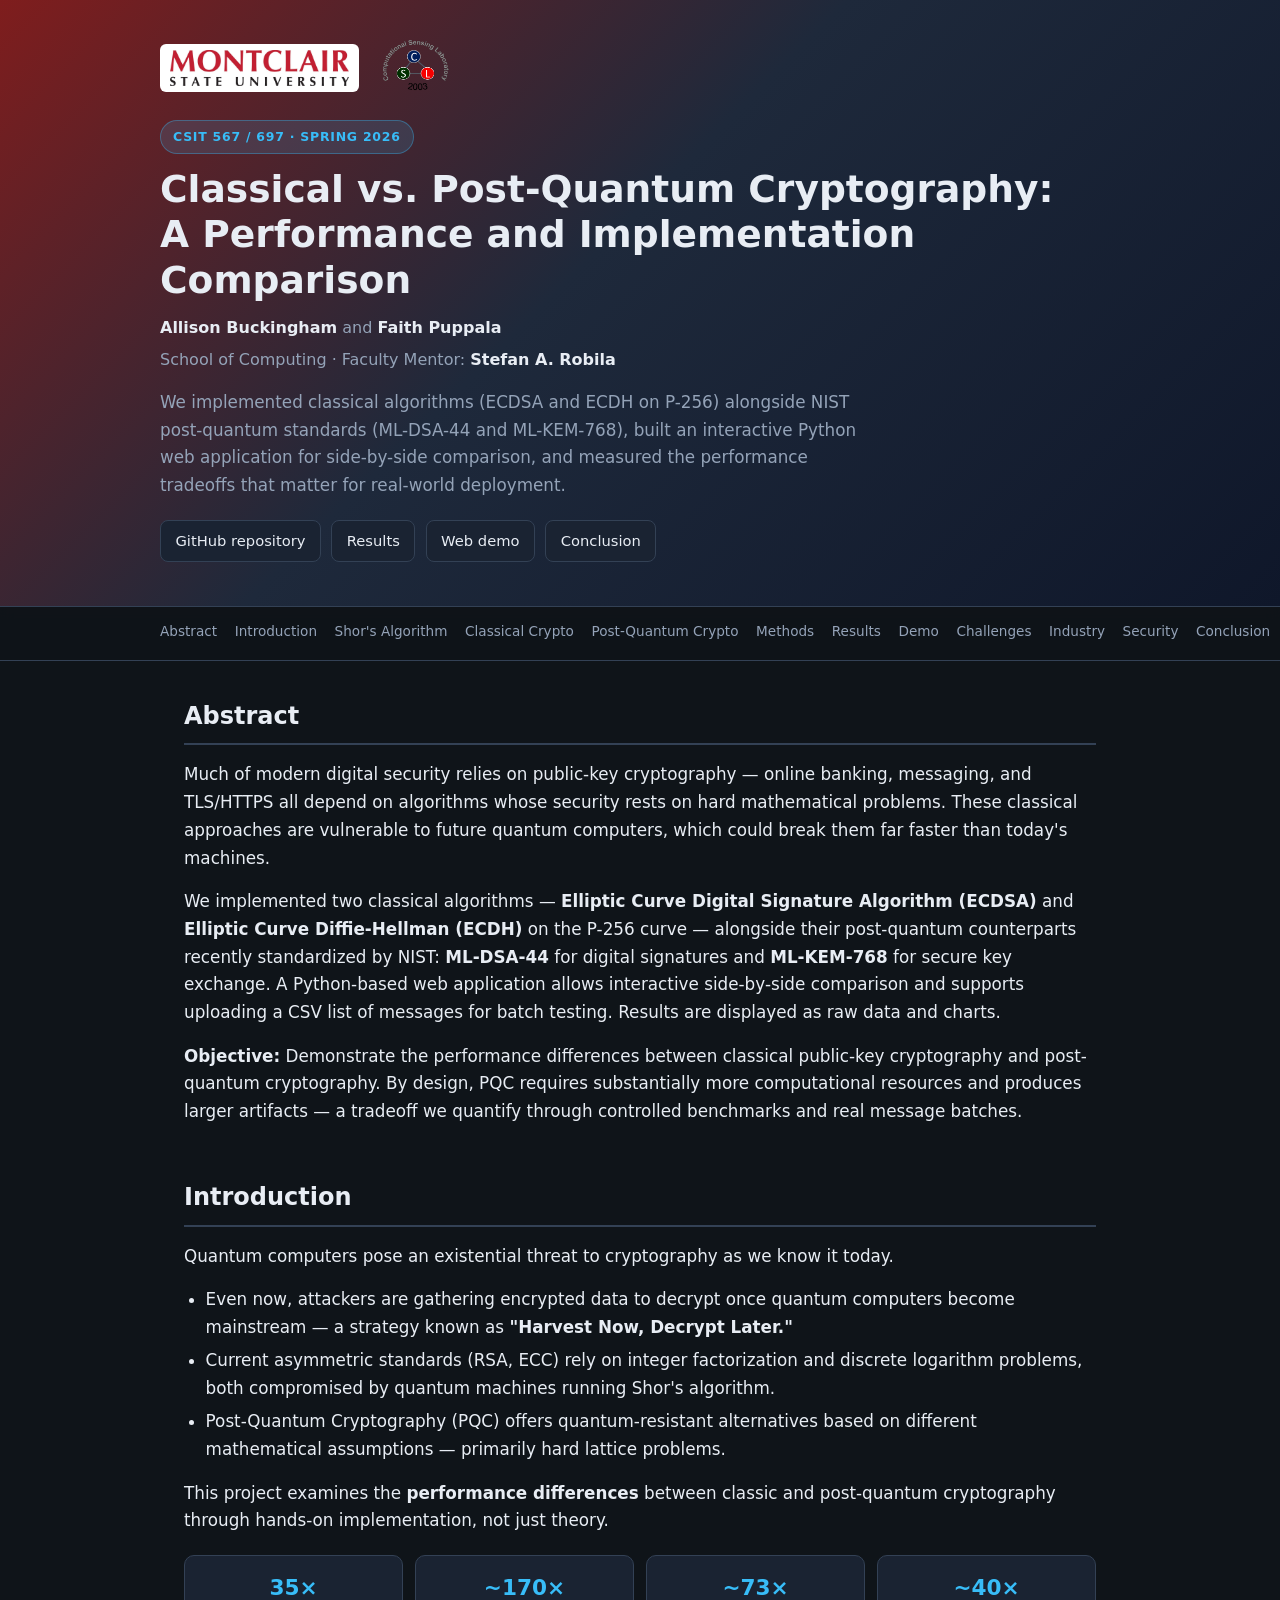
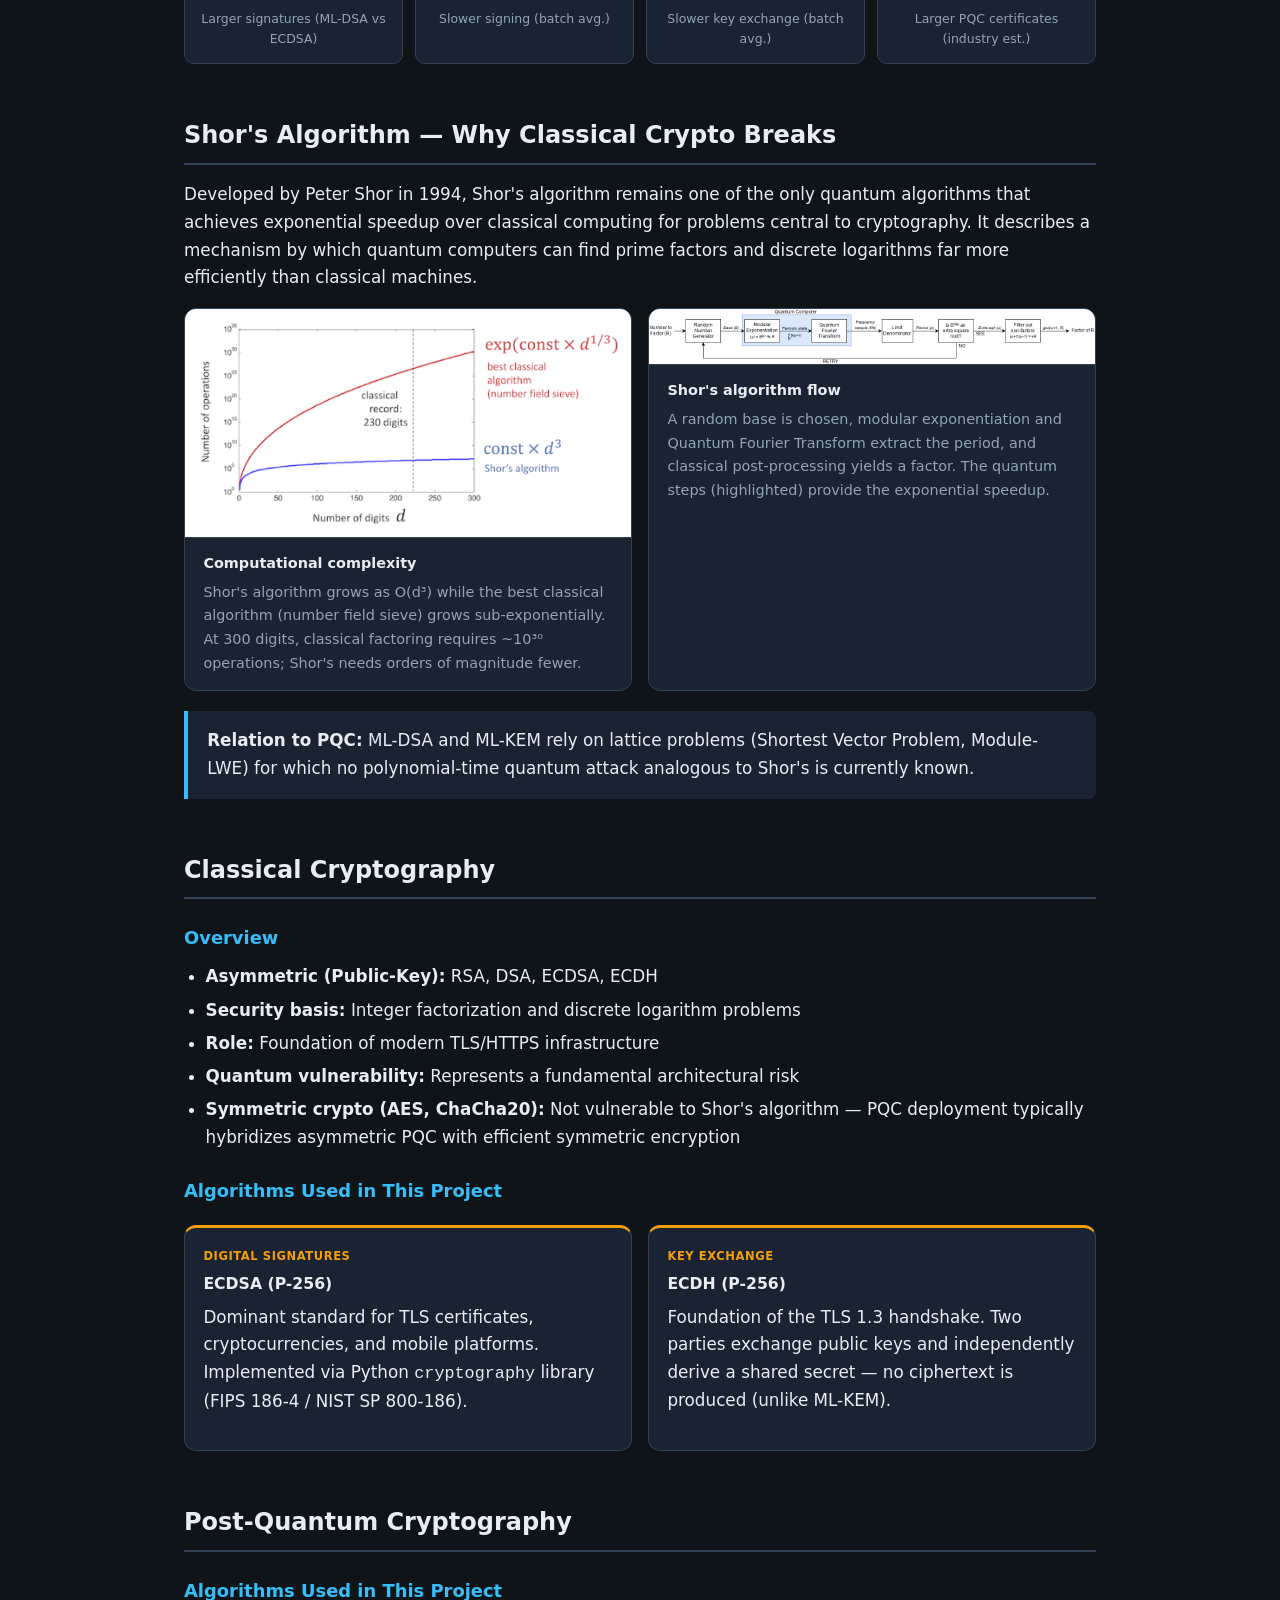
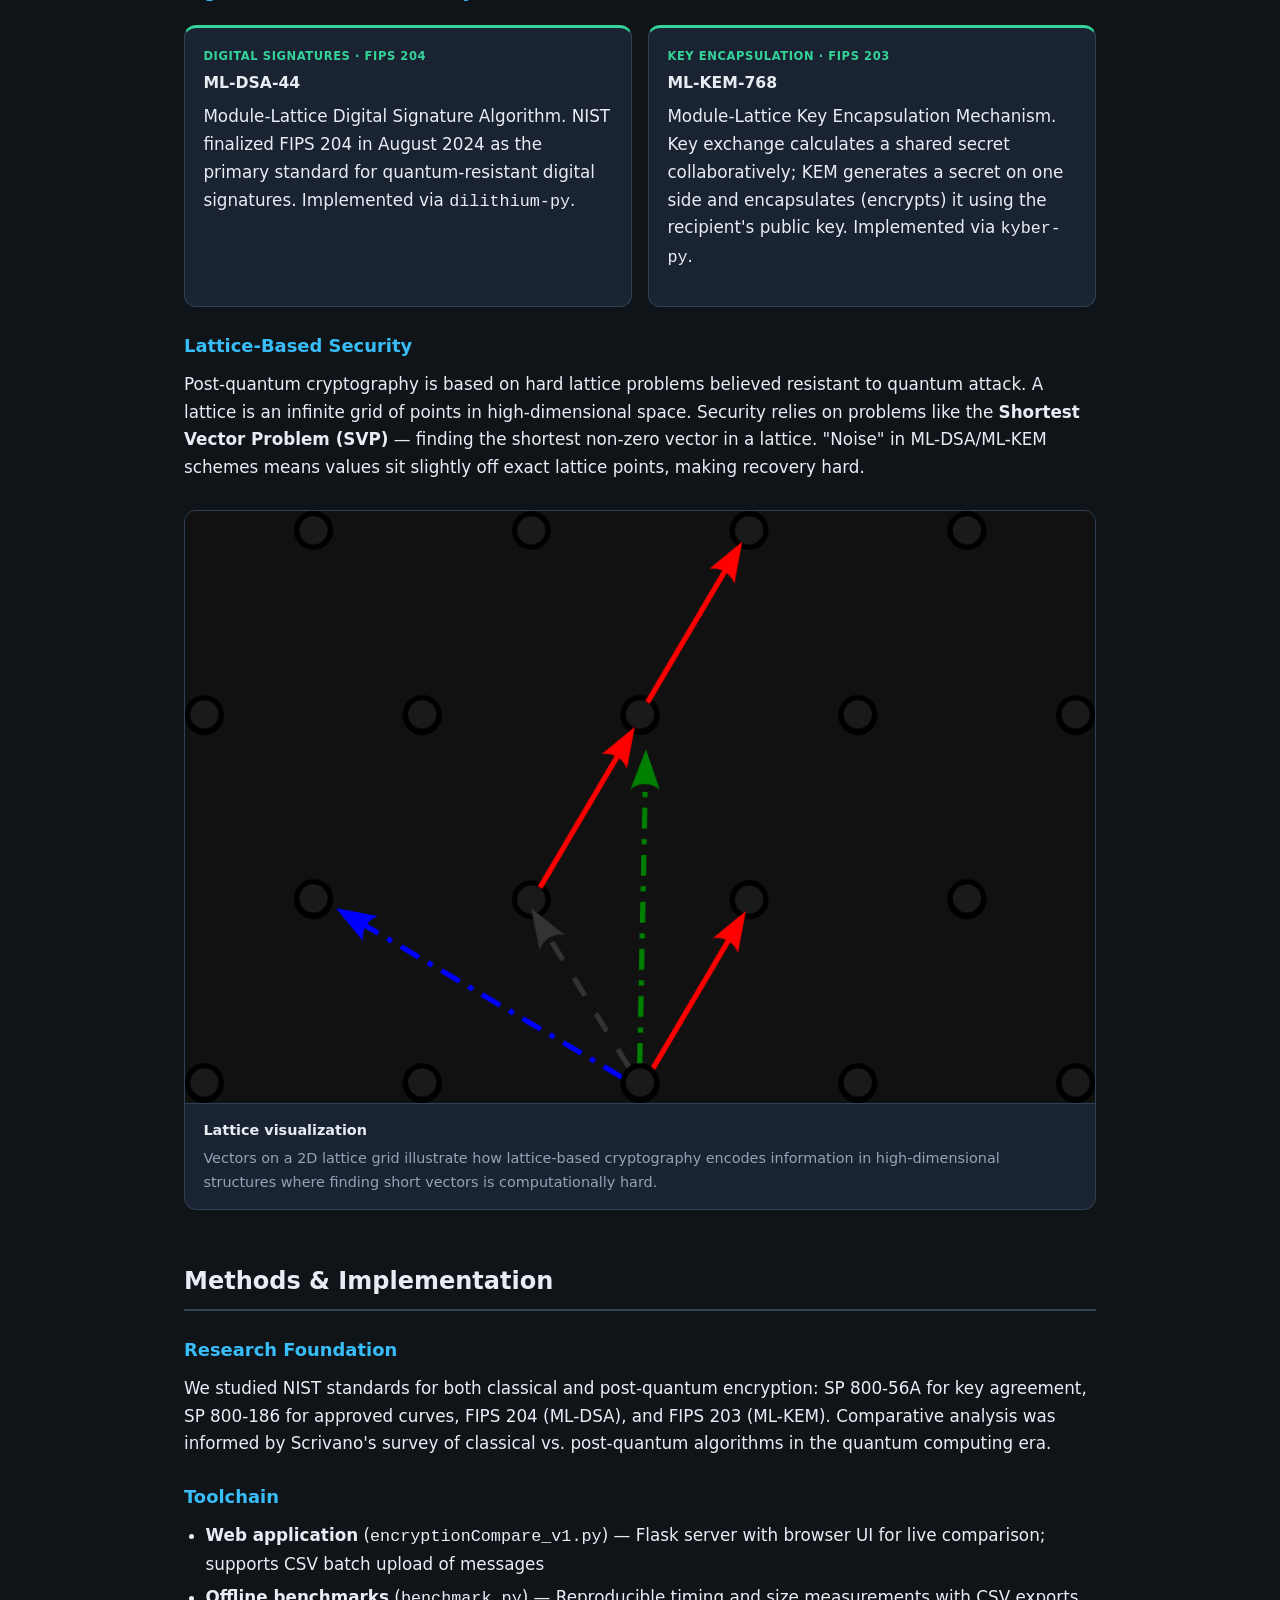
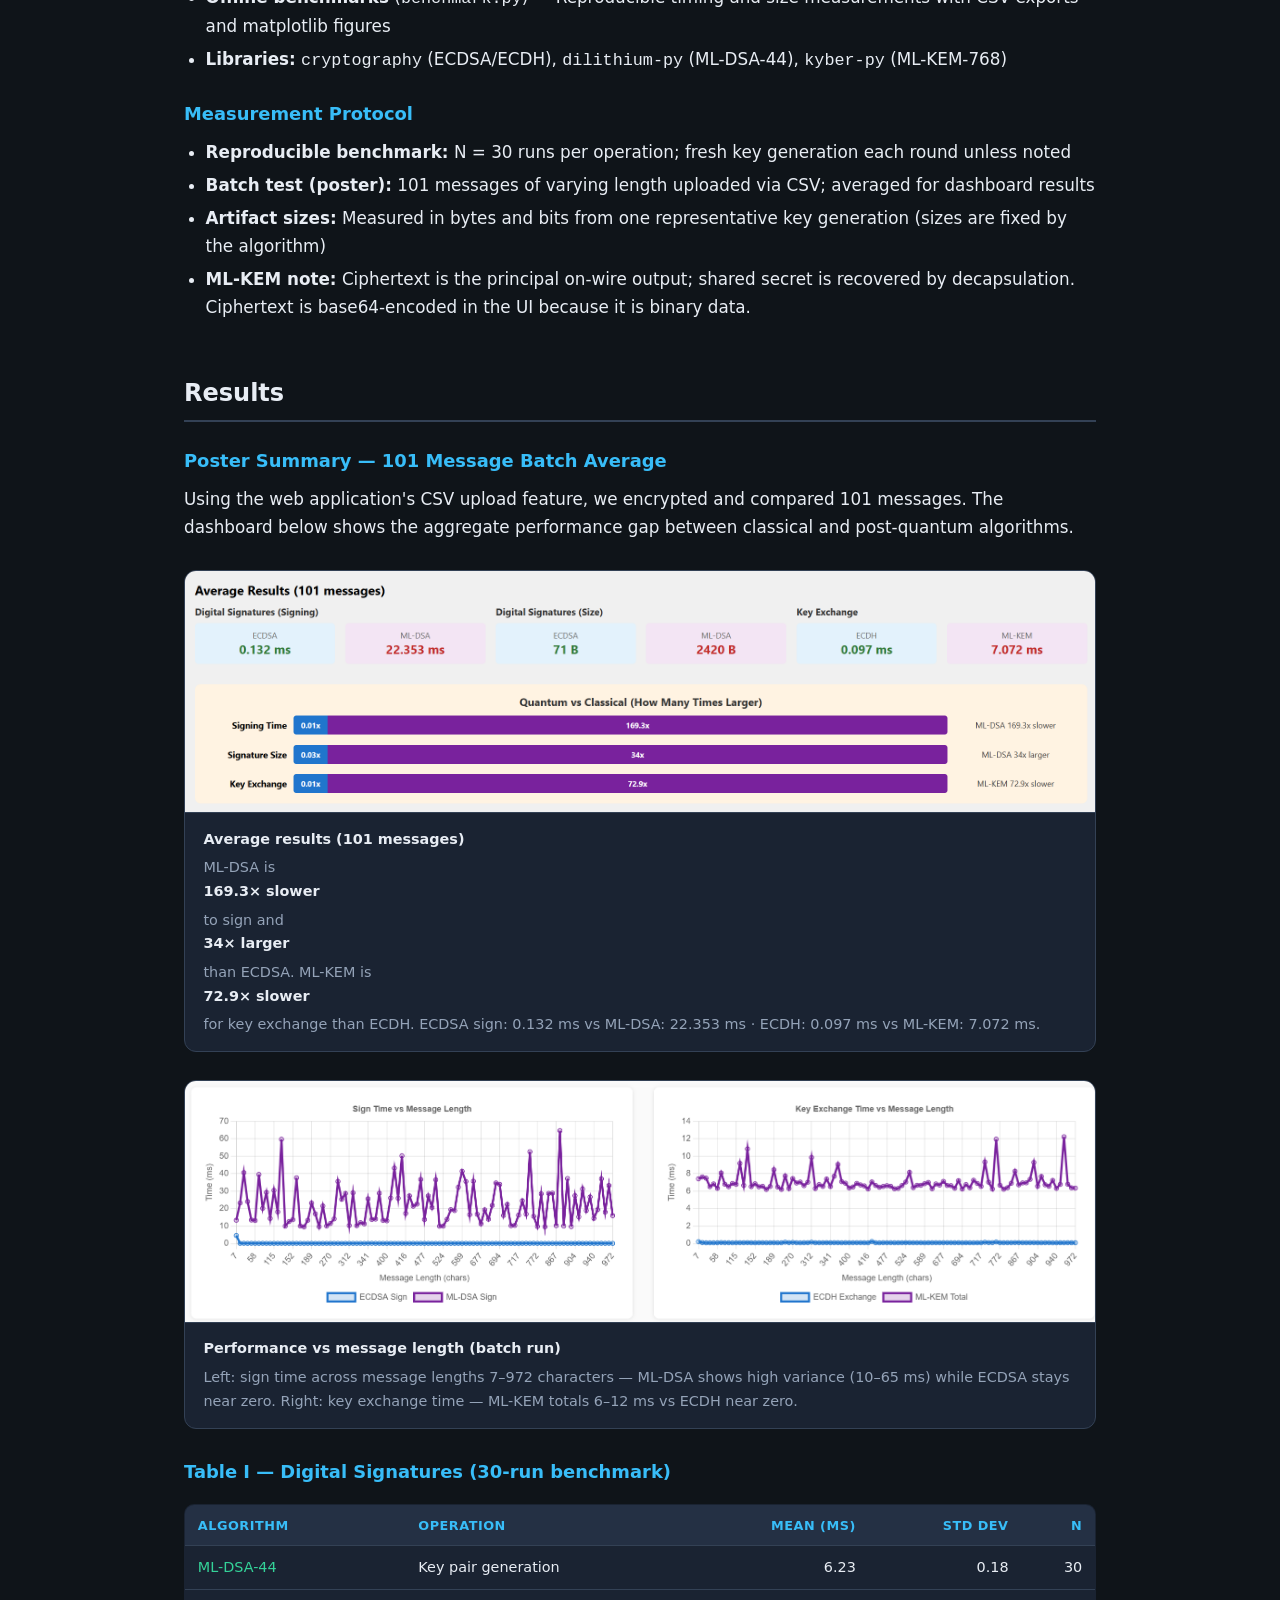
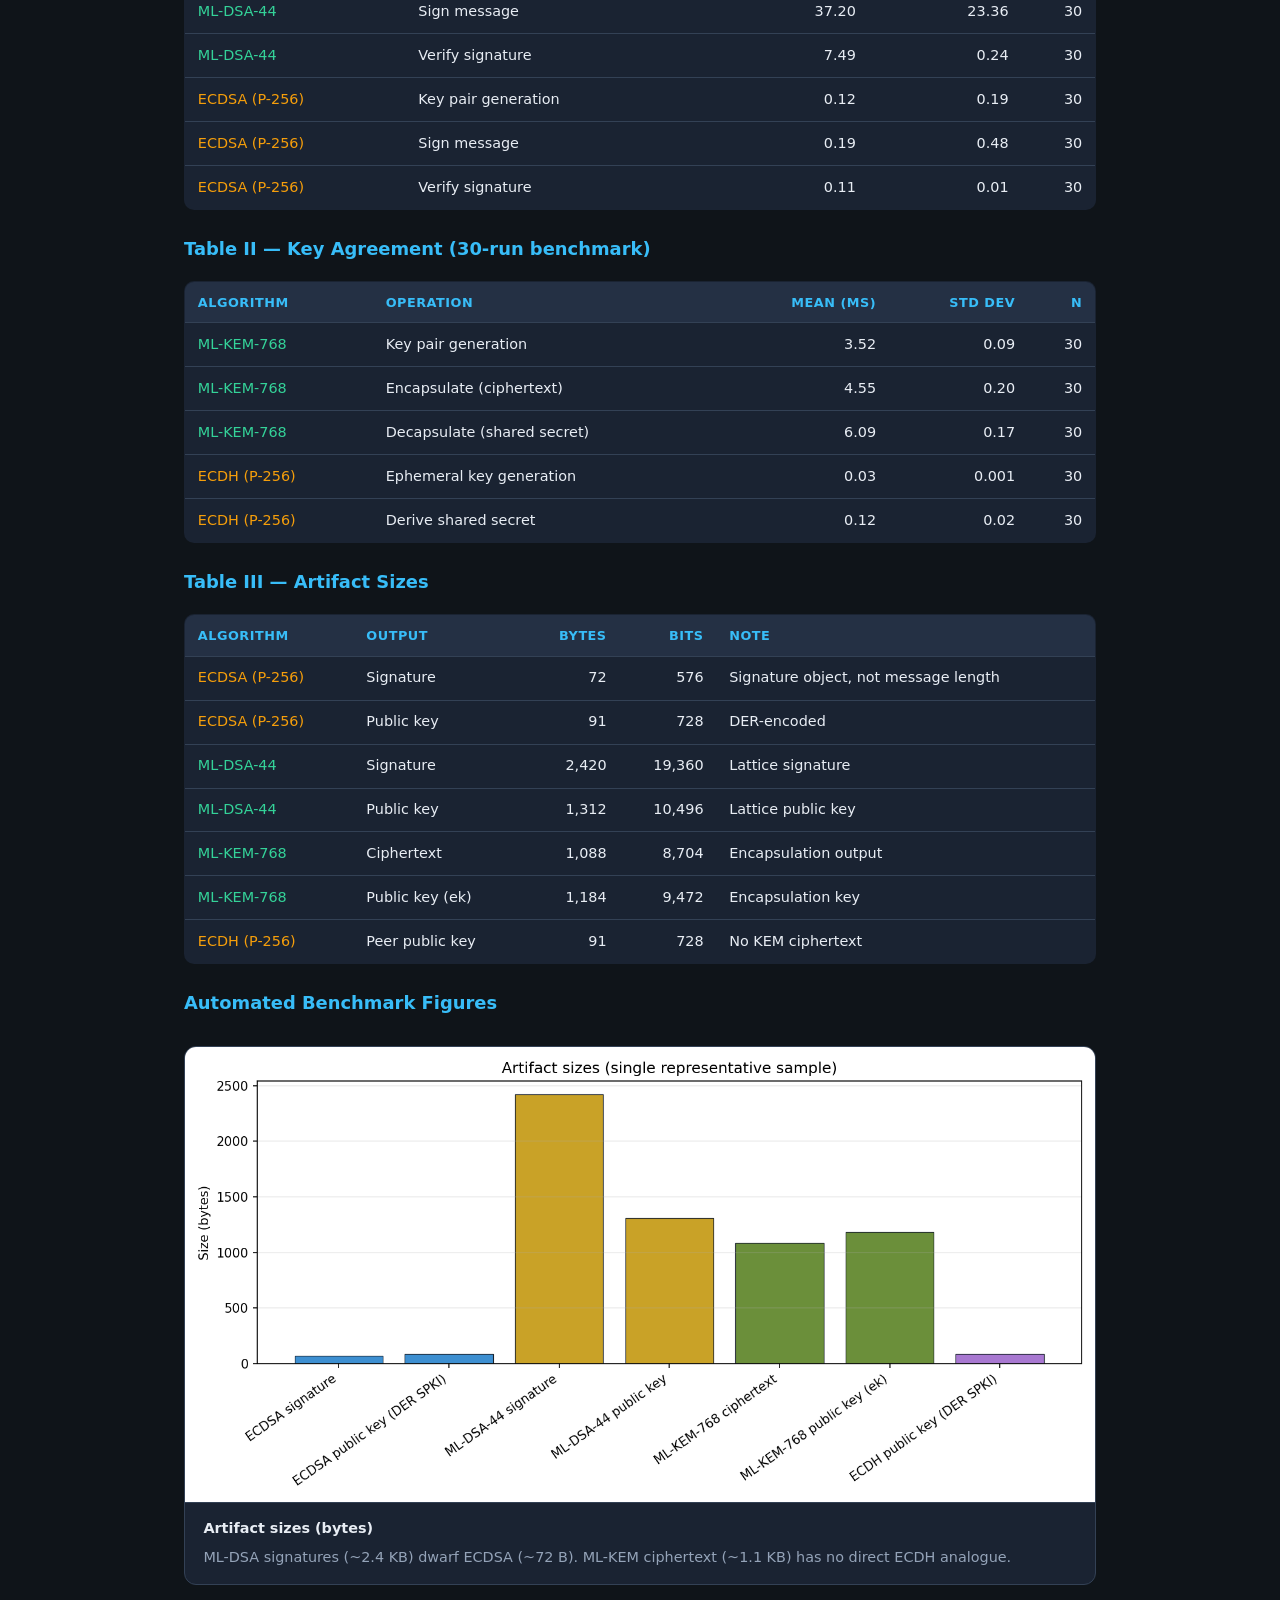
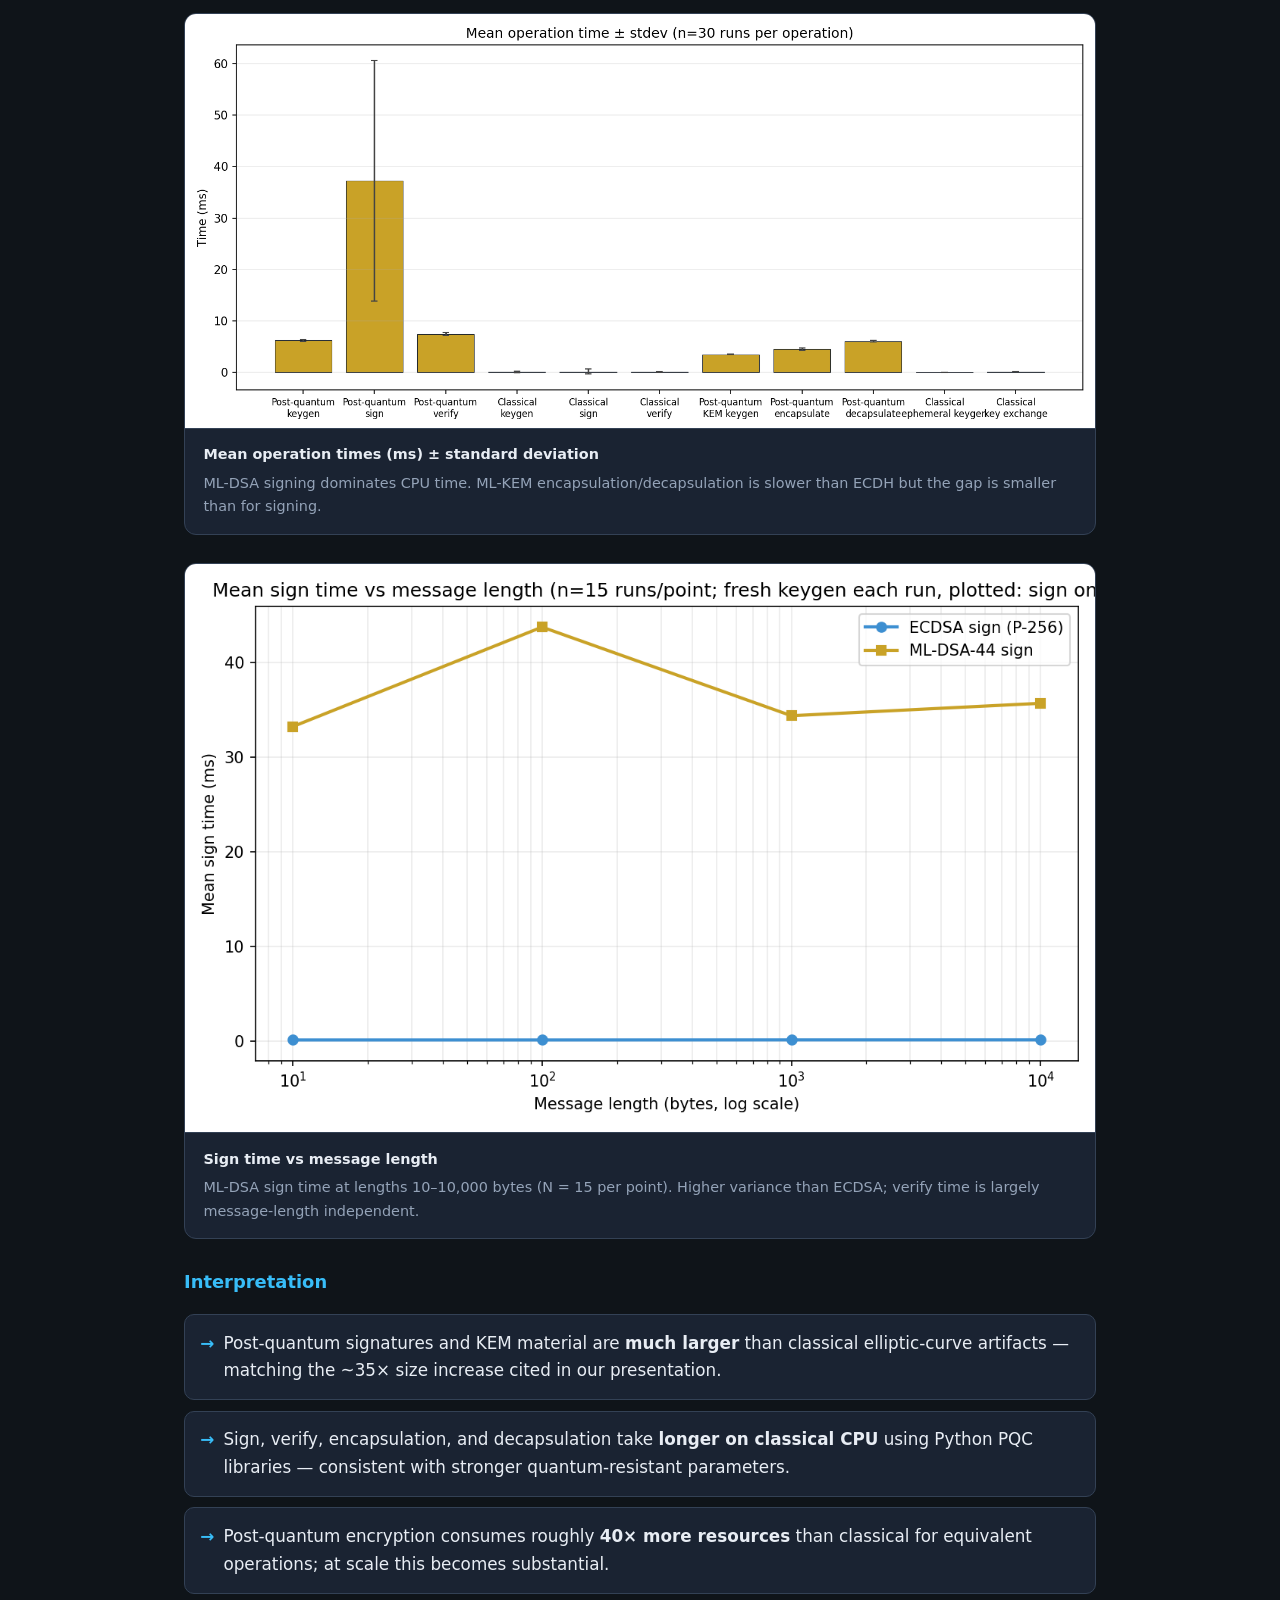
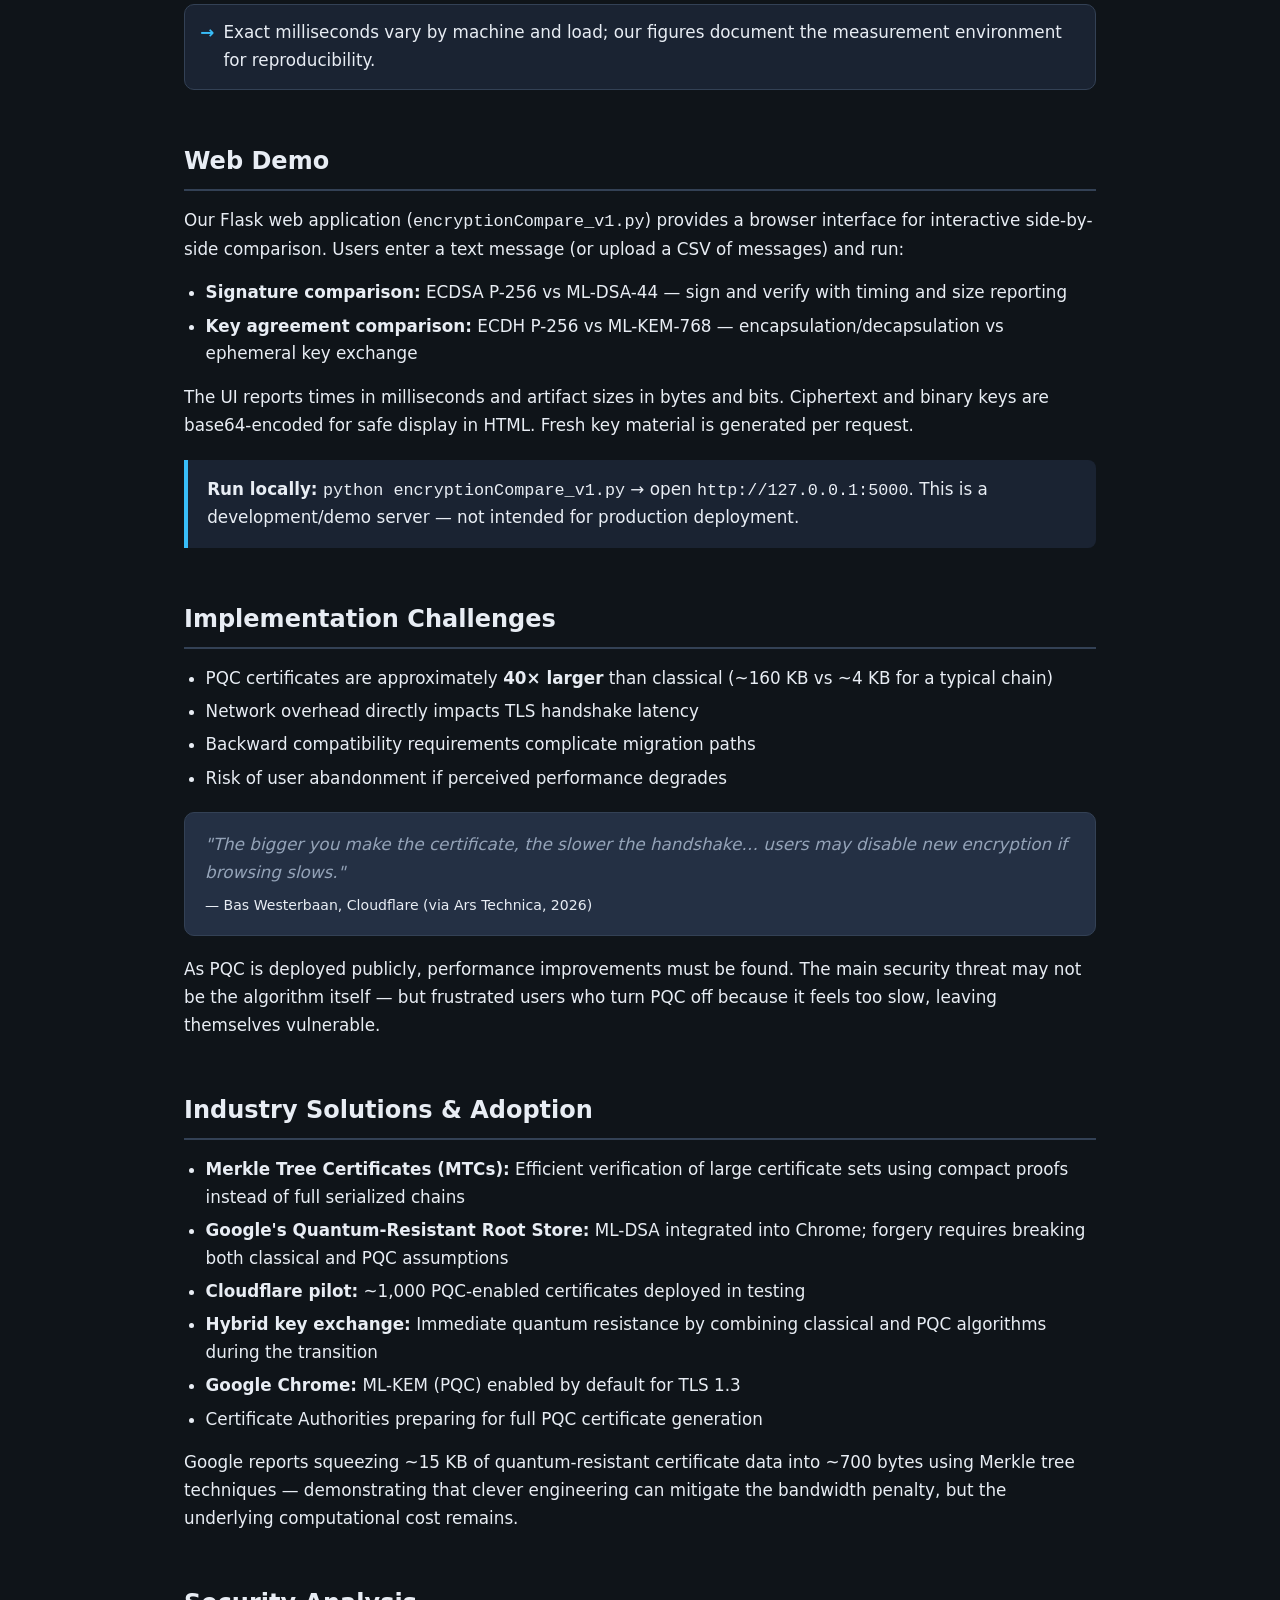
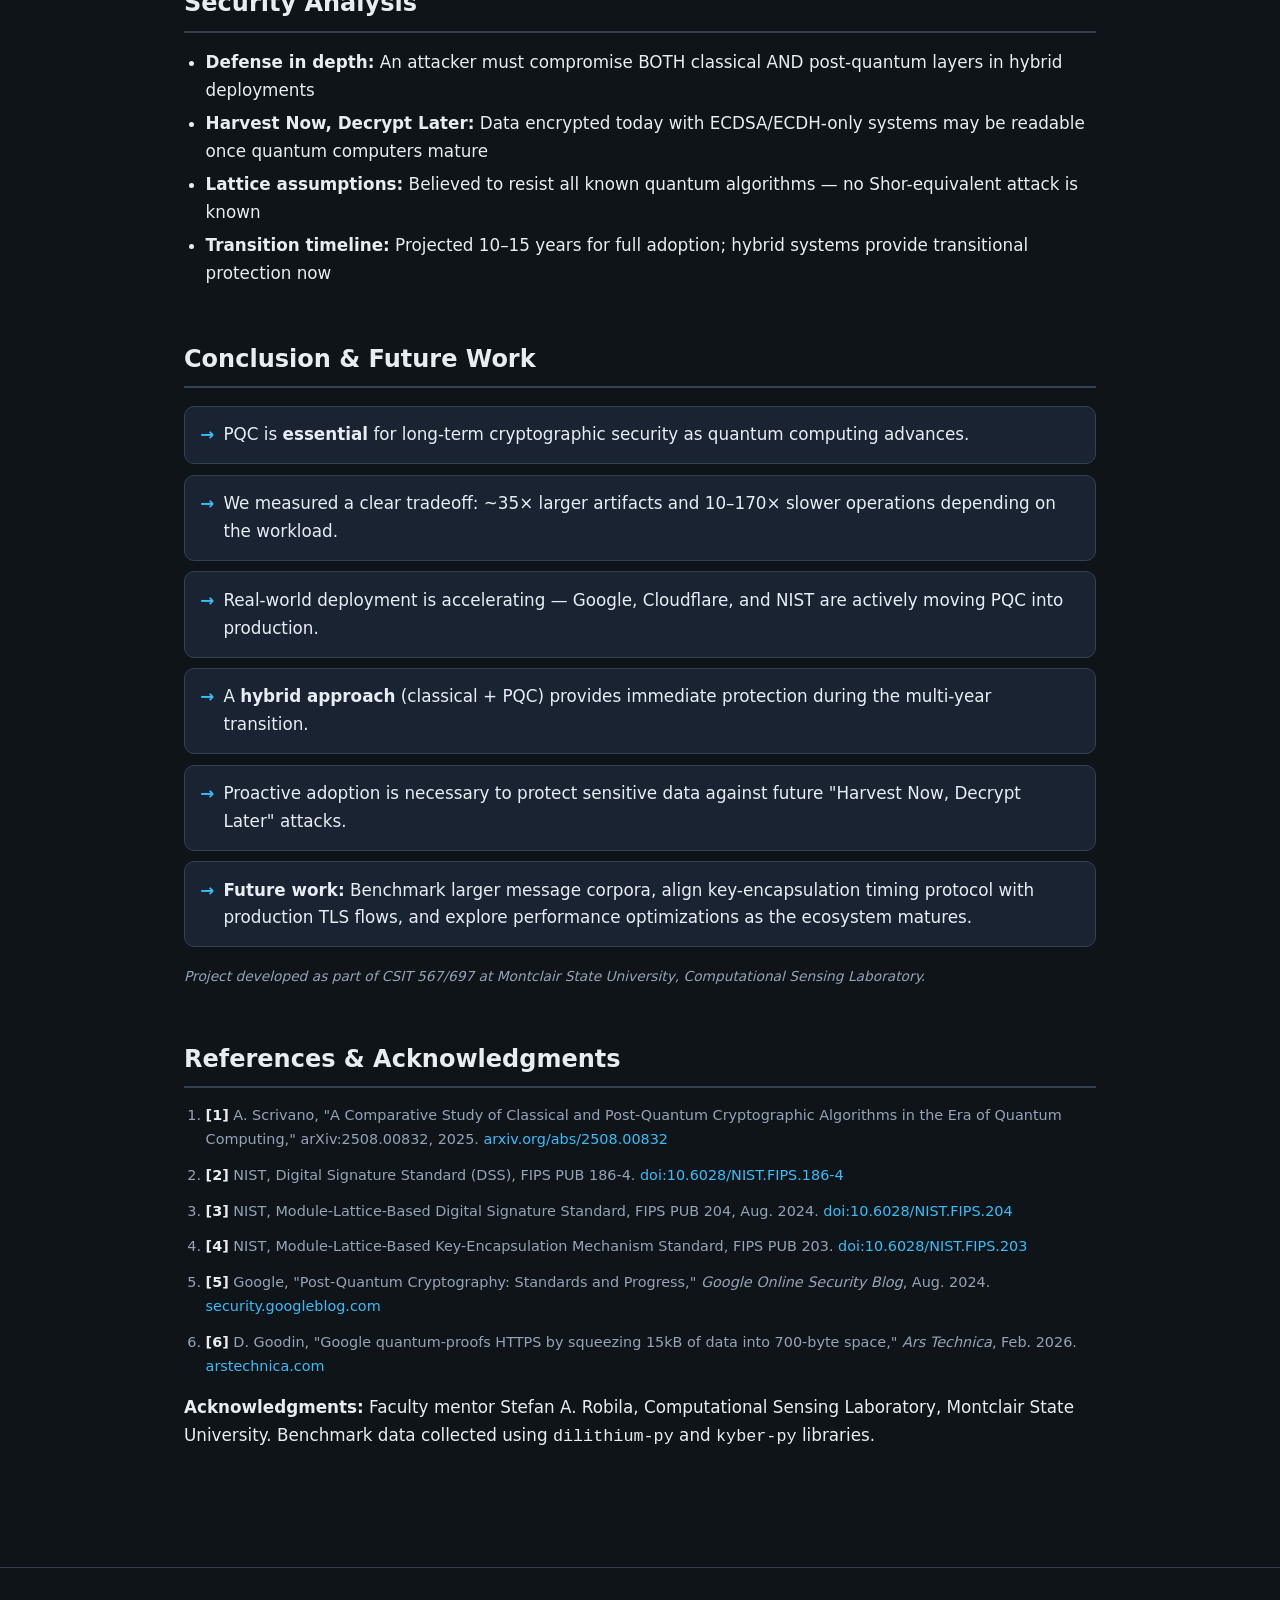
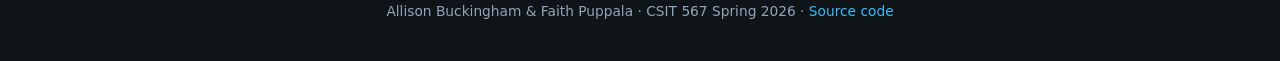
<file: index.html>
<!DOCTYPE html>
<!-- AI-Generated Code - 2026-06-26 - Composer -->
<html lang="en">
<head>
  <meta charset="UTF-8">
  <meta name="viewport" content="width=device-width, initial-scale=1.0">
  <title>Classical vs Post-Quantum Cryptography — CSIT 567</title>
  <meta name="description" content="Research project by Allison Buckingham and Faith Puppala comparing ECDSA/ECDH with ML-DSA/ML-KEM: performance, security, and real-world PQC deployment.">
  <link rel="stylesheet" href="style.css">
</head>
<body>

<header class="hero">
  <div class="hero-inner">
    <div class="hero-logos">
      <img src="images/montclair_logo.jpg" alt="Montclair State University">
      <img src="images/csl_logo.png" alt="Computational Sensing Laboratory" class="csl">
    </div>
    <span class="badge">CSIT 567 / 697 · Spring 2026</span>
    <h1>Classical vs. Post-Quantum Cryptography:<br>A Performance and Implementation Comparison</h1>
    <p class="hero-meta"><strong>Allison Buckingham</strong> and <strong>Faith Puppala</strong></p>
    <p class="hero-meta">School of Computing · Faculty Mentor: <strong>Stefan A. Robila</strong></p>
    <p class="subtitle">
      We implemented classical algorithms (ECDSA and ECDH on P-256) alongside NIST post-quantum standards
      (ML-DSA-44 and ML-KEM-768), built an interactive Python web application for side-by-side comparison,
      and measured the performance tradeoffs that matter for real-world deployment.
    </p>
    <div class="hero-links">
      <a href="https://github.com/faithchris/pqc-crypto-comparison">GitHub repository</a>
      <a href="#results">Results</a>
      <a href="#demo">Web demo</a>
      <a href="#conclusion">Conclusion</a>
    </div>
  </div>
</header>

<nav class="toc">
  <ul>
    <li><a href="#abstract">Abstract</a></li>
    <li><a href="#introduction">Introduction</a></li>
    <li><a href="#shor">Shor's Algorithm</a></li>
    <li><a href="#classical">Classical Crypto</a></li>
    <li><a href="#pqc">Post-Quantum Crypto</a></li>
    <li><a href="#methods">Methods</a></li>
    <li><a href="#results">Results</a></li>
    <li><a href="#demo">Demo</a></li>
    <li><a href="#challenges">Challenges</a></li>
    <li><a href="#industry">Industry</a></li>
    <li><a href="#security">Security</a></li>
    <li><a href="#conclusion">Conclusion</a></li>
    <li><a href="#references">References</a></li>
  </ul>
</nav>

<main>

  <section id="abstract">
    <h2>Abstract</h2>
    <p>
      Much of modern digital security relies on public-key cryptography — online banking, messaging,
      and TLS/HTTPS all depend on algorithms whose security rests on hard mathematical problems.
      These classical approaches are vulnerable to future quantum computers, which could break them
      far faster than today's machines.
    </p>
    <p>
      We implemented two classical algorithms — <strong>Elliptic Curve Digital Signature Algorithm (ECDSA)</strong>
      and <strong>Elliptic Curve Diffie-Hellman (ECDH)</strong> on the P-256 curve — alongside their post-quantum
      counterparts recently standardized by NIST: <strong>ML-DSA-44</strong> for digital signatures and
      <strong>ML-KEM-768</strong> for secure key exchange. A Python-based web application allows interactive
      side-by-side comparison and supports uploading a CSV list of messages for batch testing. Results are
      displayed as raw data and charts.
    </p>
    <p>
      <strong>Objective:</strong> Demonstrate the performance differences between classical public-key
      cryptography and post-quantum cryptography. By design, PQC requires substantially more computational
      resources and produces larger artifacts — a tradeoff we quantify through controlled benchmarks and
      real message batches.
    </p>
  </section>

  <section id="introduction">
    <h2>Introduction</h2>
    <p>Quantum computers pose an existential threat to cryptography as we know it today.</p>
    <ul>
      <li>
        Even now, attackers are gathering encrypted data to decrypt once quantum computers become mainstream
        — a strategy known as <strong>"Harvest Now, Decrypt Later."</strong>
      </li>
      <li>
        Current asymmetric standards (RSA, ECC) rely on integer factorization and discrete logarithm problems,
        both compromised by quantum machines running Shor's algorithm.
      </li>
      <li>
        Post-Quantum Cryptography (PQC) offers quantum-resistant alternatives based on different mathematical
        assumptions — primarily hard lattice problems.
      </li>
    </ul>
    <p>
      This project examines the <strong>performance differences</strong> between classic and post-quantum
      cryptography through hands-on implementation, not just theory.
    </p>

    <div class="stat-grid">
      <div class="stat"><div class="value">35×</div><div class="label">Larger signatures (ML-DSA vs ECDSA)</div></div>
      <div class="stat"><div class="value">~170×</div><div class="label">Slower signing (batch avg.)</div></div>
      <div class="stat"><div class="value">~73×</div><div class="label">Slower key exchange (batch avg.)</div></div>
      <div class="stat"><div class="value">~40×</div><div class="label">Larger PQC certificates (industry est.)</div></div>
    </div>
  </section>

  <section id="shor">
    <h2>Shor's Algorithm — Why Classical Crypto Breaks</h2>
    <p>
      Developed by Peter Shor in 1994, Shor's algorithm remains one of the only quantum algorithms that
      achieves exponential speedup over classical computing for problems central to cryptography. It describes
      a mechanism by which quantum computers can find prime factors and discrete logarithms far more
      efficiently than classical machines.
    </p>

    <div class="figure-grid">
      <figure>
        <img src="images/shor_complexity.png" alt="Graph comparing Shor's algorithm polynomial growth vs classical sub-exponential growth for integer factorization">
        <figcaption>
          <strong>Computational complexity</strong>
          Shor's algorithm grows as O(d³) while the best classical algorithm (number field sieve) grows
          sub-exponentially. At 300 digits, classical factoring requires ~10³⁰ operations; Shor's needs
          orders of magnitude fewer.
        </figcaption>
      </figure>
      <figure>
        <img src="images/shor_flowchart.png" alt="Flowchart of Shor's algorithm showing quantum and classical steps">
        <figcaption>
          <strong>Shor's algorithm flow</strong>
          A random base is chosen, modular exponentiation and Quantum Fourier Transform extract the period,
          and classical post-processing yields a factor. The quantum steps (highlighted) provide the exponential speedup.
        </figcaption>
      </figure>
    </div>

    <div class="highlight-box">
      <strong>Relation to PQC:</strong> ML-DSA and ML-KEM rely on lattice problems (Shortest Vector Problem,
      Module-LWE) for which no polynomial-time quantum attack analogous to Shor's is currently known.
    </div>
  </section>

  <section id="classical">
    <h2>Classical Cryptography</h2>

    <h3>Overview</h3>
    <ul>
      <li><strong>Asymmetric (Public-Key):</strong> RSA, DSA, ECDSA, ECDH</li>
      <li><strong>Security basis:</strong> Integer factorization and discrete logarithm problems</li>
      <li><strong>Role:</strong> Foundation of modern TLS/HTTPS infrastructure</li>
      <li><strong>Quantum vulnerability:</strong> Represents a fundamental architectural risk</li>
      <li><strong>Symmetric crypto (AES, ChaCha20):</strong> Not vulnerable to Shor's algorithm — PQC deployment typically hybridizes asymmetric PQC with efficient symmetric encryption</li>
    </ul>

    <h3>Algorithms Used in This Project</h3>
    <div class="card-grid">
      <div class="card classical">
        <div class="label">Digital Signatures</div>
        <h4>ECDSA (P-256)</h4>
        <p>Dominant standard for TLS certificates, cryptocurrencies, and mobile platforms. Implemented via Python <code>cryptography</code> library (FIPS 186-4 / NIST SP 800-186).</p>
      </div>
      <div class="card classical">
        <div class="label">Key Exchange</div>
        <h4>ECDH (P-256)</h4>
        <p>Foundation of the TLS 1.3 handshake. Two parties exchange public keys and independently derive a shared secret — no ciphertext is produced (unlike ML-KEM).</p>
      </div>
    </div>
  </section>

  <section id="pqc">
    <h2>Post-Quantum Cryptography</h2>

    <h3>Algorithms Used in This Project</h3>
    <div class="card-grid">
      <div class="card pqc">
        <div class="label">Digital Signatures · FIPS 204</div>
        <h4>ML-DSA-44</h4>
        <p>Module-Lattice Digital Signature Algorithm. NIST finalized FIPS 204 in August 2024 as the primary standard for quantum-resistant digital signatures. Implemented via <code>dilithium-py</code>.</p>
      </div>
      <div class="card pqc">
        <div class="label">Key Encapsulation · FIPS 203</div>
        <h4>ML-KEM-768</h4>
        <p>Module-Lattice Key Encapsulation Mechanism. Key exchange calculates a shared secret collaboratively; KEM generates a secret on one side and encapsulates (encrypts) it using the recipient's public key. Implemented via <code>kyber-py</code>.</p>
      </div>
    </div>

    <h3>Lattice-Based Security</h3>
    <p>
      Post-quantum cryptography is based on hard lattice problems believed resistant to quantum attack.
      A lattice is an infinite grid of points in high-dimensional space. Security relies on problems like
      the <strong>Shortest Vector Problem (SVP)</strong> — finding the shortest non-zero vector in a lattice.
      "Noise" in ML-DSA/ML-KEM schemes means values sit slightly off exact lattice points, making recovery hard.
    </p>

    <figure class="dark-bg">
      <img src="images/lattice_diagram.png" alt="2D lattice diagram showing basis vectors and shortest vector problem">
      <figcaption>
        <strong>Lattice visualization</strong>
        Vectors on a 2D lattice grid illustrate how lattice-based cryptography encodes information in
        high-dimensional structures where finding short vectors is computationally hard.
      </figcaption>
    </figure>
  </section>

  <section id="methods">
    <h2>Methods &amp; Implementation</h2>

    <h3>Research Foundation</h3>
    <p>
      We studied NIST standards for both classical and post-quantum encryption: SP 800-56A for key agreement,
      SP 800-186 for approved curves, FIPS 204 (ML-DSA), and FIPS 203 (ML-KEM). Comparative analysis was
      informed by Scrivano's survey of classical vs. post-quantum algorithms in the quantum computing era.
    </p>

    <h3>Toolchain</h3>
    <ul>
      <li><strong>Web application</strong> (<code>encryptionCompare_v1.py</code>) — Flask server with browser UI for live comparison; supports CSV batch upload of messages</li>
      <li><strong>Offline benchmarks</strong> (<code>benchmark.py</code>) — Reproducible timing and size measurements with CSV exports and matplotlib figures</li>
      <li><strong>Libraries:</strong> <code>cryptography</code> (ECDSA/ECDH), <code>dilithium-py</code> (ML-DSA-44), <code>kyber-py</code> (ML-KEM-768)</li>
    </ul>

    <h3>Measurement Protocol</h3>
    <ul>
      <li><strong>Reproducible benchmark:</strong> N = 30 runs per operation; fresh key generation each round unless noted</li>
      <li><strong>Batch test (poster):</strong> 101 messages of varying length uploaded via CSV; averaged for dashboard results</li>
      <li><strong>Artifact sizes:</strong> Measured in bytes and bits from one representative key generation (sizes are fixed by the algorithm)</li>
      <li><strong>ML-KEM note:</strong> Ciphertext is the principal on-wire output; shared secret is recovered by decapsulation. Ciphertext is base64-encoded in the UI because it is binary data.</li>
    </ul>
  </section>

  <section id="results">
    <h2>Results</h2>

    <h3>Poster Summary — 101 Message Batch Average</h3>
    <p>
      Using the web application's CSV upload feature, we encrypted and compared 101 messages. The dashboard
      below shows the aggregate performance gap between classical and post-quantum algorithms.
    </p>

    <figure>
      <img src="images/poster_results_dashboard.png" alt="Dashboard showing average results for 101 messages comparing ECDSA vs ML-DSA and ECDH vs ML-KEM">
      <figcaption>
        <strong>Average results (101 messages)</strong>
        ML-DSA is <strong>169.3× slower</strong> to sign and <strong>34× larger</strong> than ECDSA.
        ML-KEM is <strong>72.9× slower</strong> for key exchange than ECDH.
        ECDSA sign: 0.132 ms vs ML-DSA: 22.353 ms · ECDH: 0.097 ms vs ML-KEM: 7.072 ms.
      </figcaption>
    </figure>

    <figure>
      <img src="images/poster_batch_charts.png" alt="Line charts of sign time and key exchange time vs message length for ECDSA, ML-DSA, ECDH, and ML-KEM">
      <figcaption>
        <strong>Performance vs message length (batch run)</strong>
        Left: sign time across message lengths 7–972 characters — ML-DSA shows high variance (10–65 ms) while ECDSA stays near zero.
        Right: key exchange time — ML-KEM totals 6–12 ms vs ECDH near zero.
      </figcaption>
    </figure>

    <h3>Table I — Digital Signatures (30-run benchmark)</h3>
    <table>
      <thead>
        <tr><th>Algorithm</th><th>Operation</th><th class="num">Mean (ms)</th><th class="num">Std dev</th><th class="num">N</th></tr>
      </thead>
      <tbody>
        <tr class="pqc-row"><td>ML-DSA-44</td><td>Key pair generation</td><td class="num">6.23</td><td class="num">0.18</td><td class="num">30</td></tr>
        <tr class="pqc-row"><td>ML-DSA-44</td><td>Sign message</td><td class="num">37.20</td><td class="num">23.36</td><td class="num">30</td></tr>
        <tr class="pqc-row"><td>ML-DSA-44</td><td>Verify signature</td><td class="num">7.49</td><td class="num">0.24</td><td class="num">30</td></tr>
        <tr class="classical-row"><td>ECDSA (P-256)</td><td>Key pair generation</td><td class="num">0.12</td><td class="num">0.19</td><td class="num">30</td></tr>
        <tr class="classical-row"><td>ECDSA (P-256)</td><td>Sign message</td><td class="num">0.19</td><td class="num">0.48</td><td class="num">30</td></tr>
        <tr class="classical-row"><td>ECDSA (P-256)</td><td>Verify signature</td><td class="num">0.11</td><td class="num">0.01</td><td class="num">30</td></tr>
      </tbody>
    </table>

    <h3>Table II — Key Agreement (30-run benchmark)</h3>
    <table>
      <thead>
        <tr><th>Algorithm</th><th>Operation</th><th class="num">Mean (ms)</th><th class="num">Std dev</th><th class="num">N</th></tr>
      </thead>
      <tbody>
        <tr class="pqc-row"><td>ML-KEM-768</td><td>Key pair generation</td><td class="num">3.52</td><td class="num">0.09</td><td class="num">30</td></tr>
        <tr class="pqc-row"><td>ML-KEM-768</td><td>Encapsulate (ciphertext)</td><td class="num">4.55</td><td class="num">0.20</td><td class="num">30</td></tr>
        <tr class="pqc-row"><td>ML-KEM-768</td><td>Decapsulate (shared secret)</td><td class="num">6.09</td><td class="num">0.17</td><td class="num">30</td></tr>
        <tr class="classical-row"><td>ECDH (P-256)</td><td>Ephemeral key generation</td><td class="num">0.03</td><td class="num">0.001</td><td class="num">30</td></tr>
        <tr class="classical-row"><td>ECDH (P-256)</td><td>Derive shared secret</td><td class="num">0.12</td><td class="num">0.02</td><td class="num">30</td></tr>
      </tbody>
    </table>

    <h3>Table III — Artifact Sizes</h3>
    <table>
      <thead>
        <tr><th>Algorithm</th><th>Output</th><th class="num">Bytes</th><th class="num">Bits</th><th>Note</th></tr>
      </thead>
      <tbody>
        <tr class="classical-row"><td>ECDSA (P-256)</td><td>Signature</td><td class="num">72</td><td class="num">576</td><td>Signature object, not message length</td></tr>
        <tr class="classical-row"><td>ECDSA (P-256)</td><td>Public key</td><td class="num">91</td><td class="num">728</td><td>DER-encoded</td></tr>
        <tr class="pqc-row"><td>ML-DSA-44</td><td>Signature</td><td class="num">2,420</td><td class="num">19,360</td><td>Lattice signature</td></tr>
        <tr class="pqc-row"><td>ML-DSA-44</td><td>Public key</td><td class="num">1,312</td><td class="num">10,496</td><td>Lattice public key</td></tr>
        <tr class="pqc-row"><td>ML-KEM-768</td><td>Ciphertext</td><td class="num">1,088</td><td class="num">8,704</td><td>Encapsulation output</td></tr>
        <tr class="pqc-row"><td>ML-KEM-768</td><td>Public key (ek)</td><td class="num">1,184</td><td class="num">9,472</td><td>Encapsulation key</td></tr>
        <tr class="classical-row"><td>ECDH (P-256)</td><td>Peer public key</td><td class="num">91</td><td class="num">728</td><td>No KEM ciphertext</td></tr>
      </tbody>
    </table>

    <h3>Automated Benchmark Figures</h3>

    <figure>
      <img src="images/fig_sizes_bytes.png" alt="Bar chart of cryptographic artifact sizes">
      <figcaption>
        <strong>Artifact sizes (bytes)</strong>
        ML-DSA signatures (~2.4 KB) dwarf ECDSA (~72 B). ML-KEM ciphertext (~1.1 KB) has no direct ECDH analogue.
      </figcaption>
    </figure>

    <figure>
      <img src="images/fig_timings_ms.png" alt="Bar chart of mean operation times with error bars">
      <figcaption>
        <strong>Mean operation times (ms) ± standard deviation</strong>
        ML-DSA signing dominates CPU time. ML-KEM encapsulation/decapsulation is slower than ECDH but the gap is smaller than for signing.
      </figcaption>
    </figure>

    <figure>
      <img src="images/fig_sign_vs_message_length.png" alt="Sign time vs message length chart">
      <figcaption>
        <strong>Sign time vs message length</strong>
        ML-DSA sign time at lengths 10–10,000 bytes (N = 15 per point). Higher variance than ECDSA; verify time is largely message-length independent.
      </figcaption>
    </figure>

    <h3>Interpretation</h3>
    <ul class="findings-list">
      <li>Post-quantum signatures and KEM material are <strong>much larger</strong> than classical elliptic-curve artifacts — matching the ~35× size increase cited in our presentation.</li>
      <li>Sign, verify, encapsulation, and decapsulation take <strong>longer on classical CPU</strong> using Python PQC libraries — consistent with stronger quantum-resistant parameters.</li>
      <li>Post-quantum encryption consumes roughly <strong>40× more resources</strong> than classical for equivalent operations; at scale this becomes substantial.</li>
      <li>Exact milliseconds vary by machine and load; our figures document the measurement environment for reproducibility.</li>
    </ul>
  </section>

  <section id="demo">
    <h2>Web Demo</h2>
    <p>
      Our Flask web application (<code>encryptionCompare_v1.py</code>) provides a browser interface for
      interactive side-by-side comparison. Users enter a text message (or upload a CSV of messages) and run:
    </p>
    <ul>
      <li><strong>Signature comparison:</strong> ECDSA P-256 vs ML-DSA-44 — sign and verify with timing and size reporting</li>
      <li><strong>Key agreement comparison:</strong> ECDH P-256 vs ML-KEM-768 — encapsulation/decapsulation vs ephemeral key exchange</li>
    </ul>
    <p>
      The UI reports times in milliseconds and artifact sizes in bytes and bits. Ciphertext and binary keys
      are base64-encoded for safe display in HTML. Fresh key material is generated per request.
    </p>
    <div class="highlight-box">
      <strong>Run locally:</strong>
      <code>python encryptionCompare_v1.py</code> → open <code>http://127.0.0.1:5000</code>.
      This is a development/demo server — not intended for production deployment.
    </div>
  </section>

  <section id="challenges">
    <h2>Implementation Challenges</h2>
    <ul>
      <li>PQC certificates are approximately <strong>40× larger</strong> than classical (~160 KB vs ~4 KB for a typical chain)</li>
      <li>Network overhead directly impacts TLS handshake latency</li>
      <li>Backward compatibility requirements complicate migration paths</li>
      <li>Risk of user abandonment if perceived performance degrades</li>
    </ul>
    <div class="quote-box">
      "The bigger you make the certificate, the slower the handshake… users may disable new encryption if browsing slows."
      <cite>— Bas Westerbaan, Cloudflare (via Ars Technica, 2026)</cite>
    </div>
    <p>
      As PQC is deployed publicly, performance improvements must be found. The main security threat may not
      be the algorithm itself — but frustrated users who turn PQC off because it feels too slow, leaving
      themselves vulnerable.
    </p>
  </section>

  <section id="industry">
    <h2>Industry Solutions &amp; Adoption</h2>
    <ul>
      <li><strong>Merkle Tree Certificates (MTCs):</strong> Efficient verification of large certificate sets using compact proofs instead of full serialized chains</li>
      <li><strong>Google's Quantum-Resistant Root Store:</strong> ML-DSA integrated into Chrome; forgery requires breaking both classical and PQC assumptions</li>
      <li><strong>Cloudflare pilot:</strong> ~1,000 PQC-enabled certificates deployed in testing</li>
      <li><strong>Hybrid key exchange:</strong> Immediate quantum resistance by combining classical and PQC algorithms during the transition</li>
      <li><strong>Google Chrome:</strong> ML-KEM (PQC) enabled by default for TLS 1.3</li>
      <li>Certificate Authorities preparing for full PQC certificate generation</li>
    </ul>
    <p>
      Google reports squeezing ~15 KB of quantum-resistant certificate data into ~700 bytes using Merkle tree
      techniques — demonstrating that clever engineering can mitigate the bandwidth penalty, but the underlying
      computational cost remains.
    </p>
  </section>

  <section id="security">
    <h2>Security Analysis</h2>
    <ul>
      <li><strong>Defense in depth:</strong> An attacker must compromise BOTH classical AND post-quantum layers in hybrid deployments</li>
      <li><strong>Harvest Now, Decrypt Later:</strong> Data encrypted today with ECDSA/ECDH-only systems may be readable once quantum computers mature</li>
      <li><strong>Lattice assumptions:</strong> Believed to resist all known quantum algorithms — no Shor-equivalent attack is known</li>
      <li><strong>Transition timeline:</strong> Projected 10–15 years for full adoption; hybrid systems provide transitional protection now</li>
    </ul>
  </section>

  <section id="conclusion">
    <h2>Conclusion &amp; Future Work</h2>
    <ul class="findings-list">
      <li>PQC is <strong>essential</strong> for long-term cryptographic security as quantum computing advances.</li>
      <li>We measured a clear tradeoff: ~35× larger artifacts and 10–170× slower operations depending on the workload.</li>
      <li>Real-world deployment is accelerating — Google, Cloudflare, and NIST are actively moving PQC into production.</li>
      <li>A <strong>hybrid approach</strong> (classical + PQC) provides immediate protection during the multi-year transition.</li>
      <li>Proactive adoption is necessary to protect sensitive data against future "Harvest Now, Decrypt Later" attacks.</li>
      <li><strong>Future work:</strong> Benchmark larger message corpora, align key-encapsulation timing protocol with production TLS flows, and explore performance optimizations as the ecosystem matures.</li>
    </ul>
    <p class="env-note">
      Project developed as part of CSIT 567/697 at Montclair State University, Computational Sensing Laboratory.
    </p>
  </section>

  <section id="references">
    <h2>References &amp; Acknowledgments</h2>
    <ol class="references">
      <li>
        <strong>[1]</strong> A. Scrivano, "A Comparative Study of Classical and Post-Quantum Cryptographic
        Algorithms in the Era of Quantum Computing," arXiv:2508.00832, 2025.
        <a href="https://arxiv.org/abs/2508.00832">arxiv.org/abs/2508.00832</a>
      </li>
      <li>
        <strong>[2]</strong> NIST, Digital Signature Standard (DSS), FIPS PUB 186-4.
        <a href="https://doi.org/10.6028/NIST.FIPS.186-4">doi:10.6028/NIST.FIPS.186-4</a>
      </li>
      <li>
        <strong>[3]</strong> NIST, Module-Lattice-Based Digital Signature Standard, FIPS PUB 204, Aug. 2024.
        <a href="https://doi.org/10.6028/NIST.FIPS.204">doi:10.6028/NIST.FIPS.204</a>
      </li>
      <li>
        <strong>[4]</strong> NIST, Module-Lattice-Based Key-Encapsulation Mechanism Standard, FIPS PUB 203.
        <a href="https://doi.org/10.6028/NIST.FIPS.203">doi:10.6028/NIST.FIPS.203</a>
      </li>
      <li>
        <strong>[5]</strong> Google, "Post-Quantum Cryptography: Standards and Progress,"
        <em>Google Online Security Blog</em>, Aug. 2024.
        <a href="https://security.googleblog.com/2024/08/post-quantum-cryptography-standards.html">security.googleblog.com</a>
      </li>
      <li>
        <strong>[6]</strong> D. Goodin, "Google quantum-proofs HTTPS by squeezing 15kB of data into 700-byte space,"
        <em>Ars Technica</em>, Feb. 2026.
        <a href="https://arstechnica.com/security/2026/02/google-is-using-clever-math-to-quantum-proof-https-certificates/">arstechnica.com</a>
      </li>
    </ol>
    <p>
      <strong>Acknowledgments:</strong> Faculty mentor Stefan A. Robila, Computational Sensing Laboratory,
      Montclair State University. Benchmark data collected using <code>dilithium-py</code> and <code>kyber-py</code> libraries.
    </p>
  </section>

</main>

<footer>
  <p>
    Allison Buckingham &amp; Faith Puppala · CSIT 567 Spring 2026 ·
    <a href="https://github.com/faithchris/pqc-crypto-comparison">Source code</a>
  </p>
</footer>

</body>
</html>
</file>
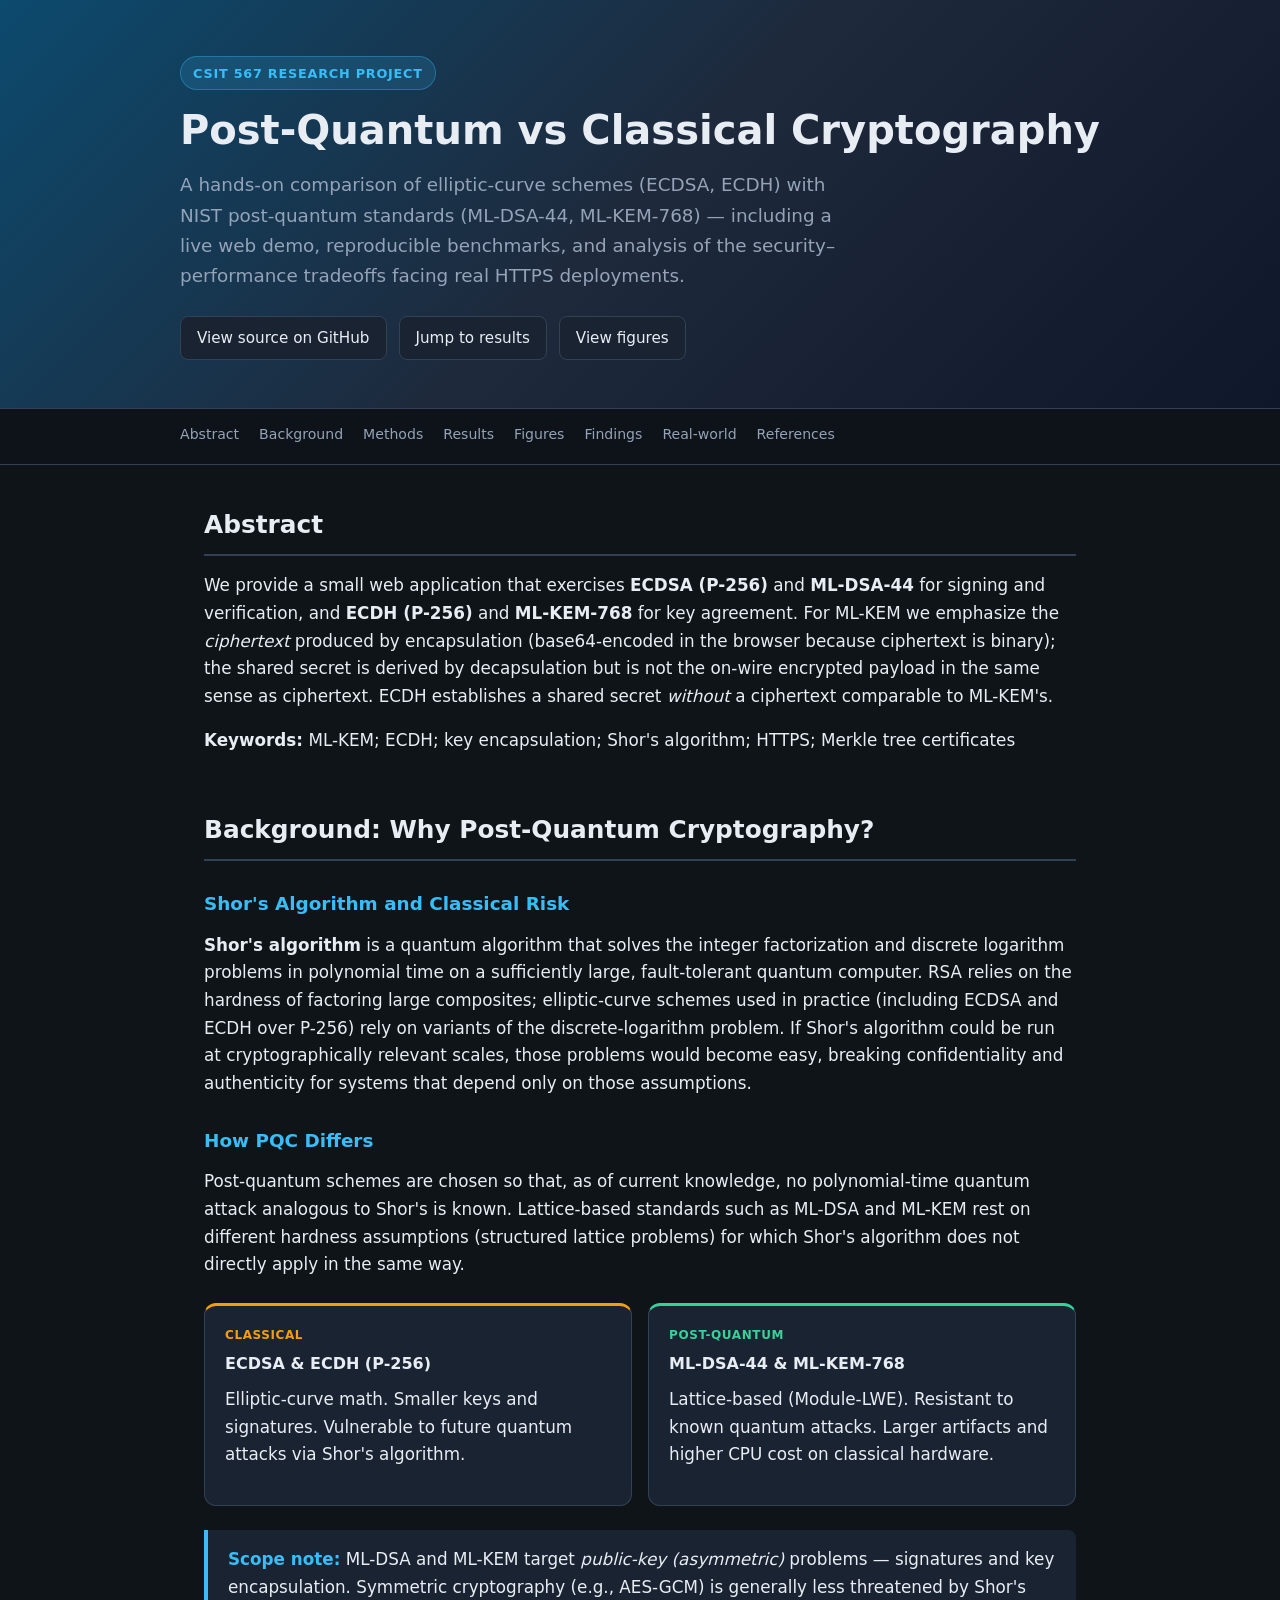
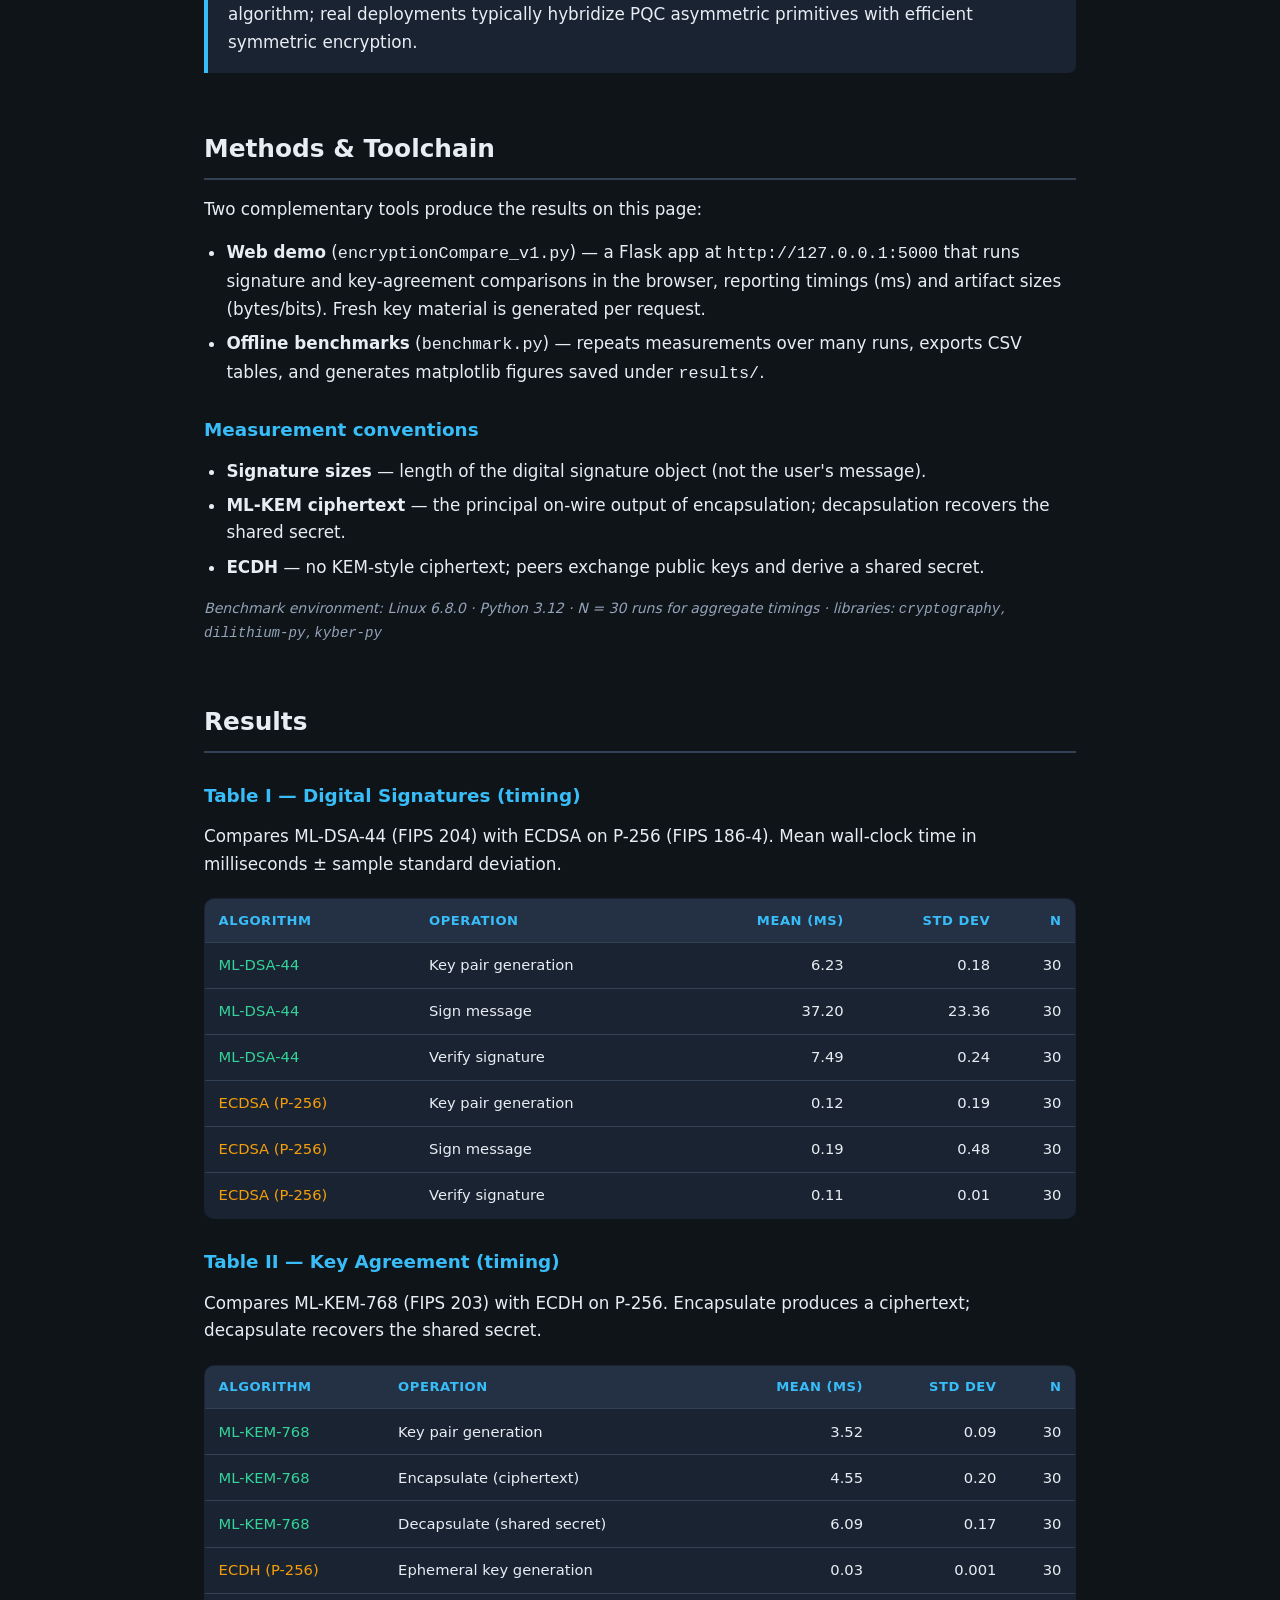
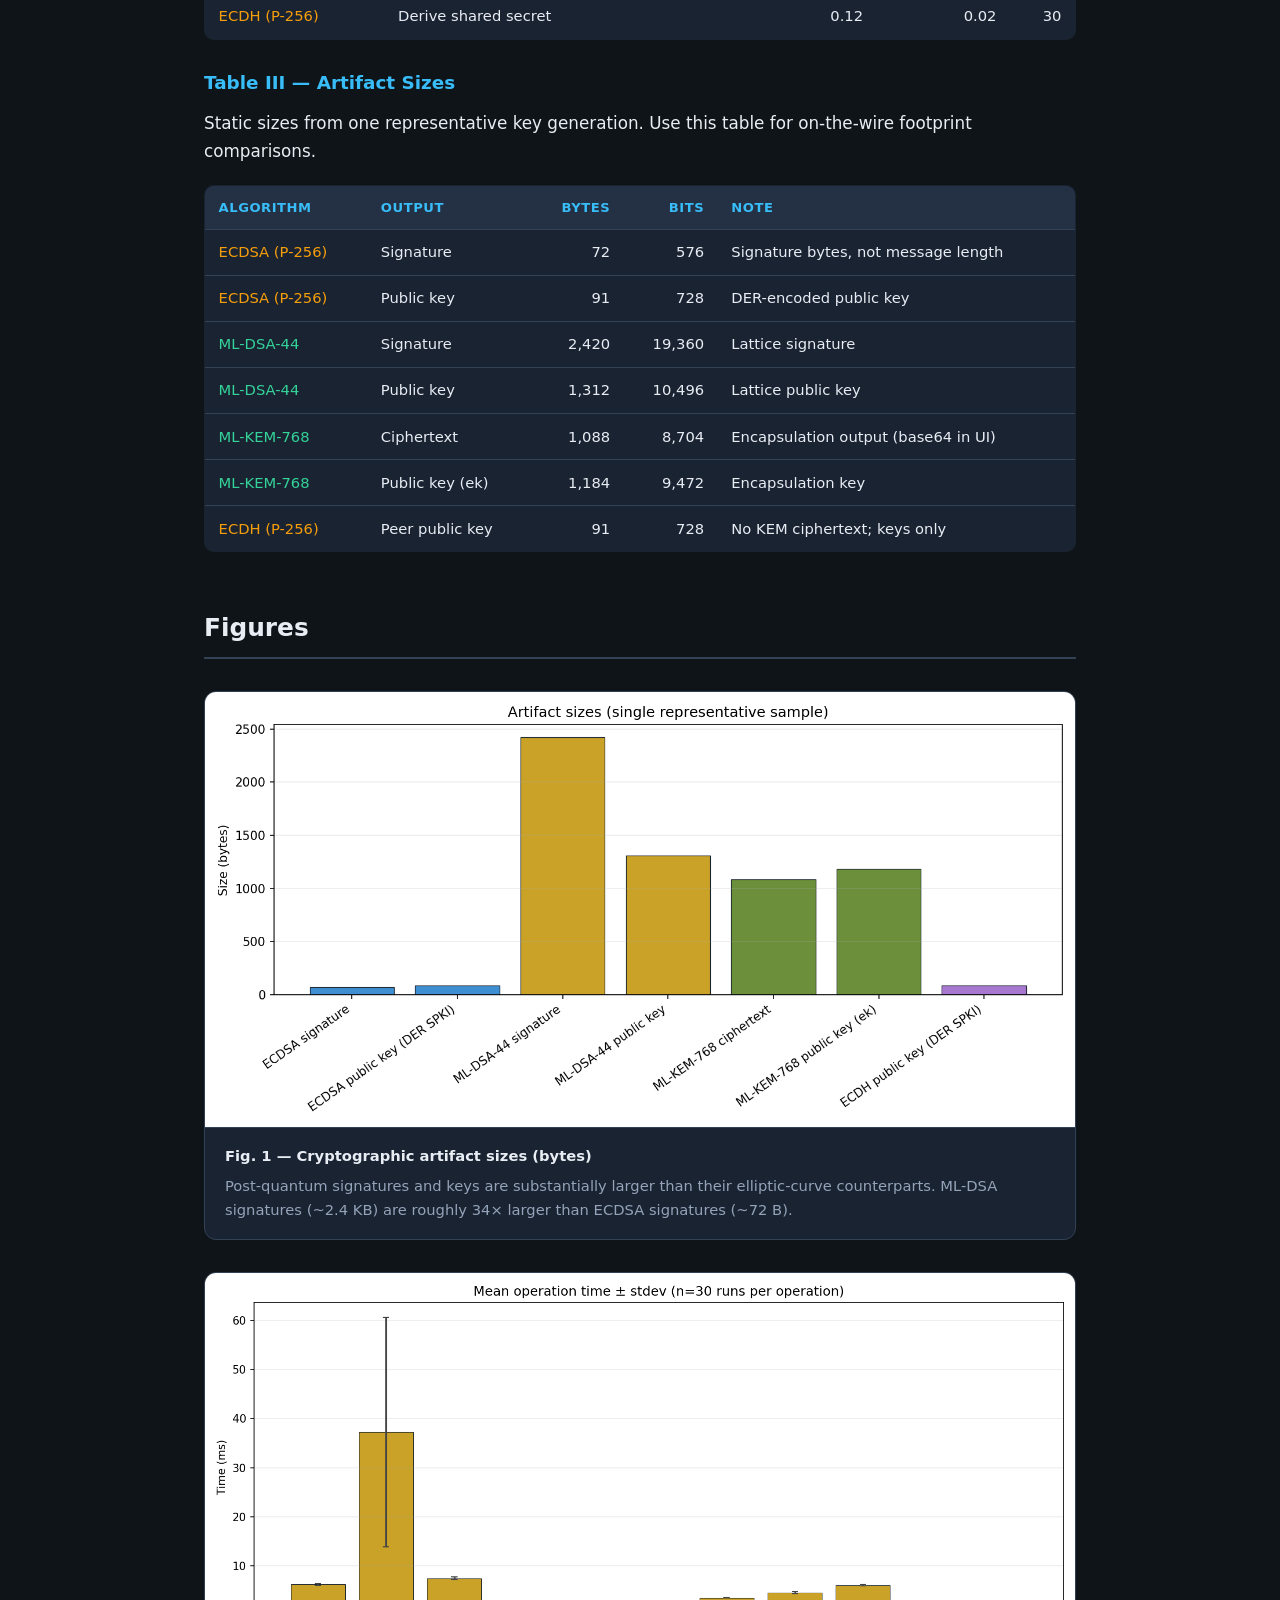
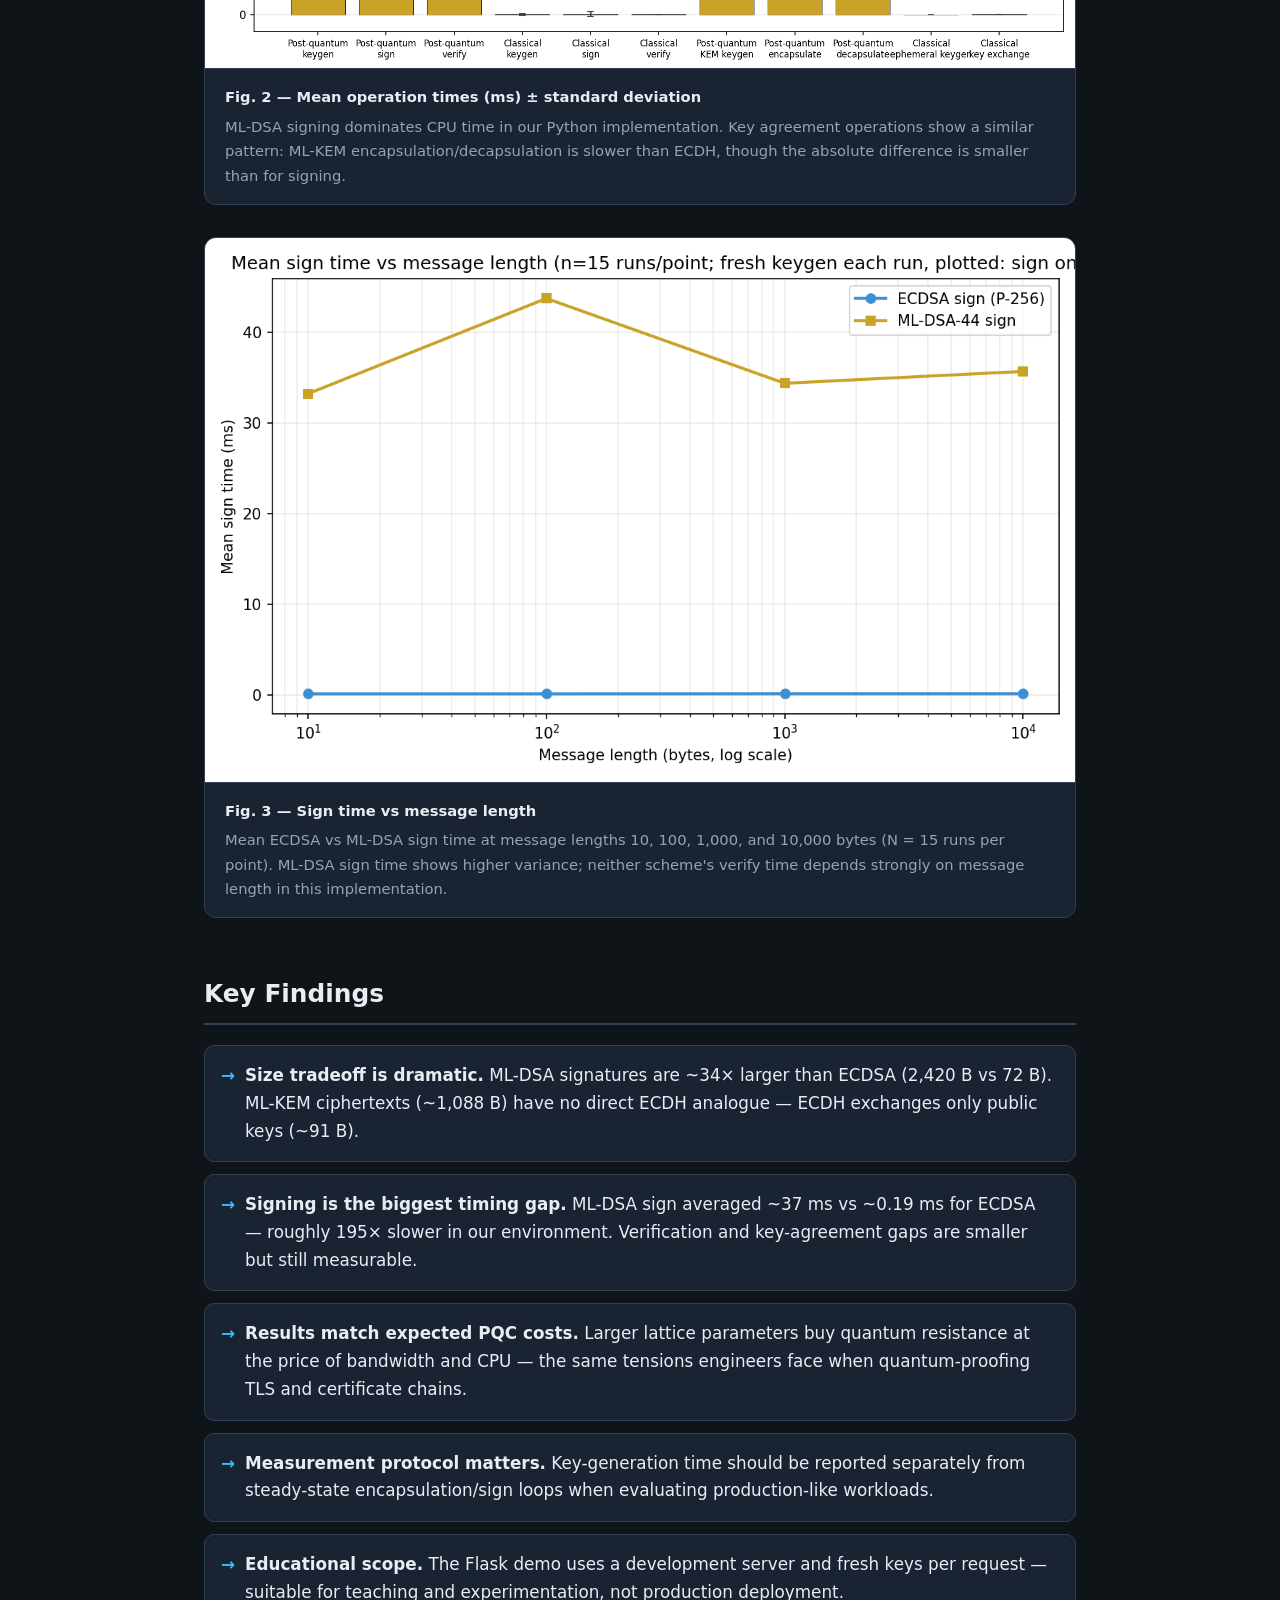
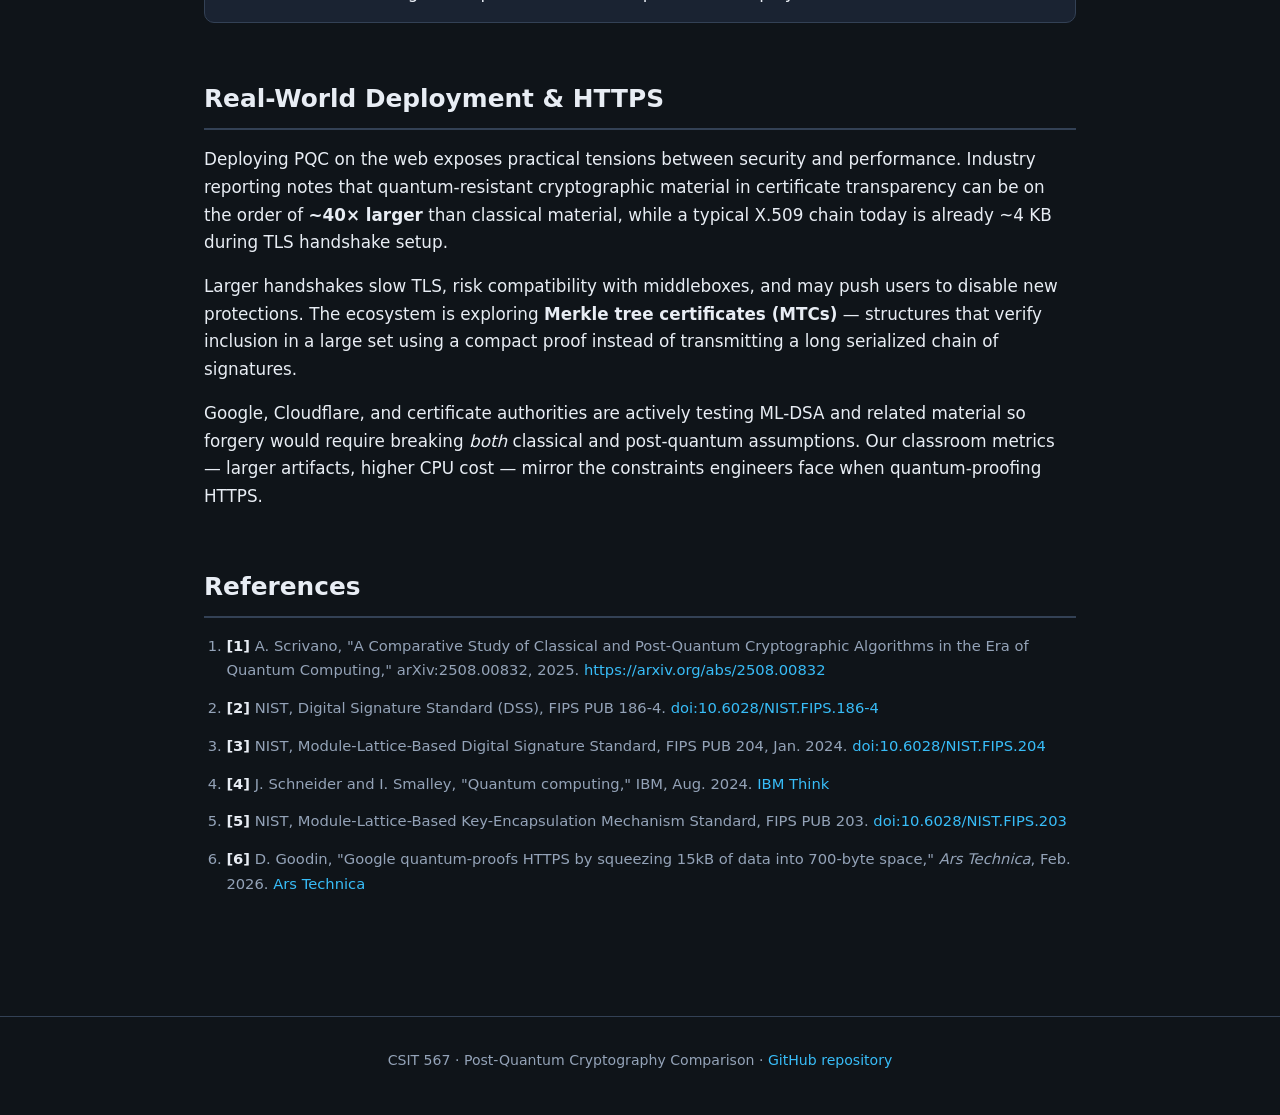
<file: docs/index.html>
<!DOCTYPE html>
<!-- AI-Generated Code - 2026-06-26 - Composer -->
<html lang="en">
<head>
  <meta charset="UTF-8">
  <meta name="viewport" content="width=device-width, initial-scale=1.0">
  <title>Post-Quantum vs Classical Cryptography — CSIT 567</title>
  <meta name="description" content="Benchmarking ECDSA/ECDH against ML-DSA-44/ML-KEM-768: timings, artifact sizes, and real-world PQC deployment context.">
  <link rel="stylesheet" href="style.css">
</head>
<body>

<header class="hero">
  <div class="hero-inner">
    <span class="badge">CSIT 567 Research Project</span>
    <h1>Post-Quantum vs Classical Cryptography</h1>
    <p class="subtitle">
      A hands-on comparison of elliptic-curve schemes (ECDSA, ECDH) with NIST post-quantum standards
      (ML-DSA-44, ML-KEM-768) — including a live web demo, reproducible benchmarks, and analysis of
      the security–performance tradeoffs facing real HTTPS deployments.
    </p>
    <div class="hero-links">
      <a href="https://github.com/faithchris/pqc-crypto-comparison">View source on GitHub</a>
      <a href="#results">Jump to results</a>
      <a href="#figures">View figures</a>
    </div>
  </div>
</header>

<nav class="toc">
  <ul>
    <li><a href="#abstract">Abstract</a></li>
    <li><a href="#background">Background</a></li>
    <li><a href="#methods">Methods</a></li>
    <li><a href="#results">Results</a></li>
    <li><a href="#figures">Figures</a></li>
    <li><a href="#findings">Findings</a></li>
    <li><a href="#deployment">Real-world</a></li>
    <li><a href="#references">References</a></li>
  </ul>
</nav>

<main>

  <section id="abstract">
    <h2>Abstract</h2>
    <p>
      We provide a small web application that exercises <strong>ECDSA (P-256)</strong> and
      <strong>ML-DSA-44</strong> for signing and verification, and <strong>ECDH (P-256)</strong> and
      <strong>ML-KEM-768</strong> for key agreement. For ML-KEM we emphasize the
      <em>ciphertext</em> produced by encapsulation (base64-encoded in the browser because ciphertext
      is binary); the shared secret is derived by decapsulation but is not the on-wire encrypted payload
      in the same sense as ciphertext. ECDH establishes a shared secret <em>without</em> a ciphertext
      comparable to ML-KEM's.
    </p>
    <p><strong>Keywords:</strong> ML-KEM; ECDH; key encapsulation; Shor's algorithm; HTTPS; Merkle tree certificates</p>
  </section>

  <section id="background">
    <h2>Background: Why Post-Quantum Cryptography?</h2>

    <h3>Shor's Algorithm and Classical Risk</h3>
    <p>
      <strong>Shor's algorithm</strong> is a quantum algorithm that solves the integer factorization and
      discrete logarithm problems in polynomial time on a sufficiently large, fault-tolerant quantum computer.
      RSA relies on the hardness of factoring large composites; elliptic-curve schemes used in practice
      (including ECDSA and ECDH over P-256) rely on variants of the discrete-logarithm problem. If Shor's
      algorithm could be run at cryptographically relevant scales, those problems would become easy,
      breaking confidentiality and authenticity for systems that depend only on those assumptions.
    </p>

    <h3>How PQC Differs</h3>
    <p>
      Post-quantum schemes are chosen so that, as of current knowledge, no polynomial-time quantum attack
      analogous to Shor's is known. Lattice-based standards such as ML-DSA and ML-KEM rest on different
      hardness assumptions (structured lattice problems) for which Shor's algorithm does not directly apply
      in the same way.
    </p>

    <div class="card-grid">
      <div class="card classical">
        <div class="label">Classical</div>
        <h4>ECDSA &amp; ECDH (P-256)</h4>
        <p>Elliptic-curve math. Smaller keys and signatures. Vulnerable to future quantum attacks via Shor's algorithm.</p>
      </div>
      <div class="card pqc">
        <div class="label">Post-Quantum</div>
        <h4>ML-DSA-44 &amp; ML-KEM-768</h4>
        <p>Lattice-based (Module-LWE). Resistant to known quantum attacks. Larger artifacts and higher CPU cost on classical hardware.</p>
      </div>
    </div>

    <div class="highlight-box">
      <strong>Scope note:</strong> ML-DSA and ML-KEM target <em>public-key (asymmetric)</em> problems —
      signatures and key encapsulation. Symmetric cryptography (e.g., AES-GCM) is generally less threatened
      by Shor's algorithm; real deployments typically hybridize PQC asymmetric primitives with efficient
      symmetric encryption.
    </div>
  </section>

  <section id="methods">
    <h2>Methods &amp; Toolchain</h2>
    <p>Two complementary tools produce the results on this page:</p>
    <ul>
      <li>
        <strong>Web demo</strong> (<code>encryptionCompare_v1.py</code>) — a Flask app at
        <code>http://127.0.0.1:5000</code> that runs signature and key-agreement comparisons in the browser,
        reporting timings (ms) and artifact sizes (bytes/bits). Fresh key material is generated per request.
      </li>
      <li>
        <strong>Offline benchmarks</strong> (<code>benchmark.py</code>) — repeats measurements over many
        runs, exports CSV tables, and generates matplotlib figures saved under <code>results/</code>.
      </li>
    </ul>

    <h3>Measurement conventions</h3>
    <ul>
      <li><strong>Signature sizes</strong> — length of the digital signature object (not the user's message).</li>
      <li><strong>ML-KEM ciphertext</strong> — the principal on-wire output of encapsulation; decapsulation recovers the shared secret.</li>
      <li><strong>ECDH</strong> — no KEM-style ciphertext; peers exchange public keys and derive a shared secret.</li>
    </ul>

    <p class="env-note">
      Benchmark environment: Linux 6.8.0 · Python 3.12 · N = 30 runs for aggregate timings ·
      libraries: <code>cryptography</code>, <code>dilithium-py</code>, <code>kyber-py</code>
    </p>
  </section>

  <section id="results">
    <h2>Results</h2>

    <h3>Table I — Digital Signatures (timing)</h3>
    <p>Compares ML-DSA-44 (FIPS 204) with ECDSA on P-256 (FIPS 186-4). Mean wall-clock time in milliseconds ± sample standard deviation.</p>
    <table>
      <thead>
        <tr>
          <th>Algorithm</th>
          <th>Operation</th>
          <th class="num">Mean (ms)</th>
          <th class="num">Std dev</th>
          <th class="num">N</th>
        </tr>
      </thead>
      <tbody>
        <tr class="pqc-row"><td>ML-DSA-44</td><td>Key pair generation</td><td class="num">6.23</td><td class="num">0.18</td><td class="num">30</td></tr>
        <tr class="pqc-row"><td>ML-DSA-44</td><td>Sign message</td><td class="num">37.20</td><td class="num">23.36</td><td class="num">30</td></tr>
        <tr class="pqc-row"><td>ML-DSA-44</td><td>Verify signature</td><td class="num">7.49</td><td class="num">0.24</td><td class="num">30</td></tr>
        <tr class="classical-row"><td>ECDSA (P-256)</td><td>Key pair generation</td><td class="num">0.12</td><td class="num">0.19</td><td class="num">30</td></tr>
        <tr class="classical-row"><td>ECDSA (P-256)</td><td>Sign message</td><td class="num">0.19</td><td class="num">0.48</td><td class="num">30</td></tr>
        <tr class="classical-row"><td>ECDSA (P-256)</td><td>Verify signature</td><td class="num">0.11</td><td class="num">0.01</td><td class="num">30</td></tr>
      </tbody>
    </table>

    <h3>Table II — Key Agreement (timing)</h3>
    <p>Compares ML-KEM-768 (FIPS 203) with ECDH on P-256. Encapsulate produces a ciphertext; decapsulate recovers the shared secret.</p>
    <table>
      <thead>
        <tr>
          <th>Algorithm</th>
          <th>Operation</th>
          <th class="num">Mean (ms)</th>
          <th class="num">Std dev</th>
          <th class="num">N</th>
        </tr>
      </thead>
      <tbody>
        <tr class="pqc-row"><td>ML-KEM-768</td><td>Key pair generation</td><td class="num">3.52</td><td class="num">0.09</td><td class="num">30</td></tr>
        <tr class="pqc-row"><td>ML-KEM-768</td><td>Encapsulate (ciphertext)</td><td class="num">4.55</td><td class="num">0.20</td><td class="num">30</td></tr>
        <tr class="pqc-row"><td>ML-KEM-768</td><td>Decapsulate (shared secret)</td><td class="num">6.09</td><td class="num">0.17</td><td class="num">30</td></tr>
        <tr class="classical-row"><td>ECDH (P-256)</td><td>Ephemeral key generation</td><td class="num">0.03</td><td class="num">0.001</td><td class="num">30</td></tr>
        <tr class="classical-row"><td>ECDH (P-256)</td><td>Derive shared secret</td><td class="num">0.12</td><td class="num">0.02</td><td class="num">30</td></tr>
      </tbody>
    </table>

    <h3>Table III — Artifact Sizes</h3>
    <p>Static sizes from one representative key generation. Use this table for on-the-wire footprint comparisons.</p>
    <table>
      <thead>
        <tr>
          <th>Algorithm</th>
          <th>Output</th>
          <th class="num">Bytes</th>
          <th class="num">Bits</th>
          <th>Note</th>
        </tr>
      </thead>
      <tbody>
        <tr class="classical-row"><td>ECDSA (P-256)</td><td>Signature</td><td class="num">72</td><td class="num">576</td><td>Signature bytes, not message length</td></tr>
        <tr class="classical-row"><td>ECDSA (P-256)</td><td>Public key</td><td class="num">91</td><td class="num">728</td><td>DER-encoded public key</td></tr>
        <tr class="pqc-row"><td>ML-DSA-44</td><td>Signature</td><td class="num">2,420</td><td class="num">19,360</td><td>Lattice signature</td></tr>
        <tr class="pqc-row"><td>ML-DSA-44</td><td>Public key</td><td class="num">1,312</td><td class="num">10,496</td><td>Lattice public key</td></tr>
        <tr class="pqc-row"><td>ML-KEM-768</td><td>Ciphertext</td><td class="num">1,088</td><td class="num">8,704</td><td>Encapsulation output (base64 in UI)</td></tr>
        <tr class="pqc-row"><td>ML-KEM-768</td><td>Public key (ek)</td><td class="num">1,184</td><td class="num">9,472</td><td>Encapsulation key</td></tr>
        <tr class="classical-row"><td>ECDH (P-256)</td><td>Peer public key</td><td class="num">91</td><td class="num">728</td><td>No KEM ciphertext; keys only</td></tr>
      </tbody>
    </table>
  </section>

  <section id="figures">
    <h2>Figures</h2>

    <figure>
      <img src="images/fig_sizes_bytes.png" alt="Bar chart comparing cryptographic artifact sizes in bytes for ECDSA, ML-DSA, ML-KEM, and ECDH">
      <figcaption>
        <strong>Fig. 1 — Cryptographic artifact sizes (bytes)</strong>
        Post-quantum signatures and keys are substantially larger than their elliptic-curve counterparts.
        ML-DSA signatures (~2.4 KB) are roughly 34× larger than ECDSA signatures (~72 B).
      </figcaption>
    </figure>

    <figure>
      <img src="images/fig_timings_ms.png" alt="Bar chart of mean operation times in milliseconds with error bars for signing and key agreement operations">
      <figcaption>
        <strong>Fig. 2 — Mean operation times (ms) ± standard deviation</strong>
        ML-DSA signing dominates CPU time in our Python implementation. Key agreement operations show
        a similar pattern: ML-KEM encapsulation/decapsulation is slower than ECDH, though the absolute
        difference is smaller than for signing.
      </figcaption>
    </figure>

    <figure>
      <img src="images/fig_sign_vs_message_length.png" alt="Line chart of mean sign time versus message length on a log scale for ECDSA and ML-DSA">
      <figcaption>
        <strong>Fig. 3 — Sign time vs message length</strong>
        Mean ECDSA vs ML-DSA sign time at message lengths 10, 100, 1,000, and 10,000 bytes (N = 15 runs
        per point). ML-DSA sign time shows higher variance; neither scheme's verify time depends strongly
        on message length in this implementation.
      </figcaption>
    </figure>
  </section>

  <section id="findings">
    <h2>Key Findings</h2>
    <ul class="findings-list">
      <li>
        <strong>Size tradeoff is dramatic.</strong> ML-DSA signatures are ~34× larger than ECDSA (2,420 B vs 72 B).
        ML-KEM ciphertexts (~1,088 B) have no direct ECDH analogue — ECDH exchanges only public keys (~91 B).
      </li>
      <li>
        <strong>Signing is the biggest timing gap.</strong> ML-DSA sign averaged ~37 ms vs ~0.19 ms for ECDSA —
        roughly 195× slower in our environment. Verification and key-agreement gaps are smaller but still measurable.
      </li>
      <li>
        <strong>Results match expected PQC costs.</strong> Larger lattice parameters buy quantum resistance at the
        price of bandwidth and CPU — the same tensions engineers face when quantum-proofing TLS and certificate chains.
      </li>
      <li>
        <strong>Measurement protocol matters.</strong> Key-generation time should be reported separately from
        steady-state encapsulation/sign loops when evaluating production-like workloads.
      </li>
      <li>
        <strong>Educational scope.</strong> The Flask demo uses a development server and fresh keys per request —
        suitable for teaching and experimentation, not production deployment.
      </li>
    </ul>
  </section>

  <section id="deployment">
    <h2>Real-World Deployment &amp; HTTPS</h2>
    <p>
      Deploying PQC on the web exposes practical tensions between security and performance. Industry reporting
      notes that quantum-resistant cryptographic material in certificate transparency can be on the order of
      <strong>~40× larger</strong> than classical material, while a typical X.509 chain today is already
      ~4 KB during TLS handshake setup.
    </p>
    <p>
      Larger handshakes slow TLS, risk compatibility with middleboxes, and may push users to disable new
      protections. The ecosystem is exploring <strong>Merkle tree certificates (MTCs)</strong> — structures
      that verify inclusion in a large set using a compact proof instead of transmitting a long serialized
      chain of signatures.
    </p>
    <p>
      Google, Cloudflare, and certificate authorities are actively testing ML-DSA and related material so
      forgery would require breaking <em>both</em> classical and post-quantum assumptions. Our classroom metrics
      — larger artifacts, higher CPU cost — mirror the constraints engineers face when quantum-proofing HTTPS.
    </p>
  </section>

  <section id="references">
    <h2>References</h2>
    <ol class="references">
      <li>
        <strong>[1]</strong> A. Scrivano, "A Comparative Study of Classical and Post-Quantum Cryptographic
        Algorithms in the Era of Quantum Computing," arXiv:2508.00832, 2025.
        <a href="https://arxiv.org/abs/2508.00832">https://arxiv.org/abs/2508.00832</a>
      </li>
      <li>
        <strong>[2]</strong> NIST, Digital Signature Standard (DSS), FIPS PUB 186-4.
        <a href="https://doi.org/10.6028/NIST.FIPS.186-4">doi:10.6028/NIST.FIPS.186-4</a>
      </li>
      <li>
        <strong>[3]</strong> NIST, Module-Lattice-Based Digital Signature Standard, FIPS PUB 204, Jan. 2024.
        <a href="https://doi.org/10.6028/NIST.FIPS.204">doi:10.6028/NIST.FIPS.204</a>
      </li>
      <li>
        <strong>[4]</strong> J. Schneider and I. Smalley, "Quantum computing," IBM, Aug. 2024.
        <a href="https://www.ibm.com/think/topics/quantum-computing">IBM Think</a>
      </li>
      <li>
        <strong>[5]</strong> NIST, Module-Lattice-Based Key-Encapsulation Mechanism Standard, FIPS PUB 203.
        <a href="https://doi.org/10.6028/NIST.FIPS.203">doi:10.6028/NIST.FIPS.203</a>
      </li>
      <li>
        <strong>[6]</strong> D. Goodin, "Google quantum-proofs HTTPS by squeezing 15kB of data into 700-byte space,"
        <em>Ars Technica</em>, Feb. 2026.
        <a href="https://arstechnica.com/security/2026/02/google-is-using-clever-math-to-quantum-proof-https-certificates/">Ars Technica</a>
      </li>
    </ol>
  </section>

</main>

<footer>
  <p>
    CSIT 567 · Post-Quantum Cryptography Comparison ·
    <a href="https://github.com/faithchris/pqc-crypto-comparison">GitHub repository</a>
  </p>
</footer>

</body>
</html>
</file>
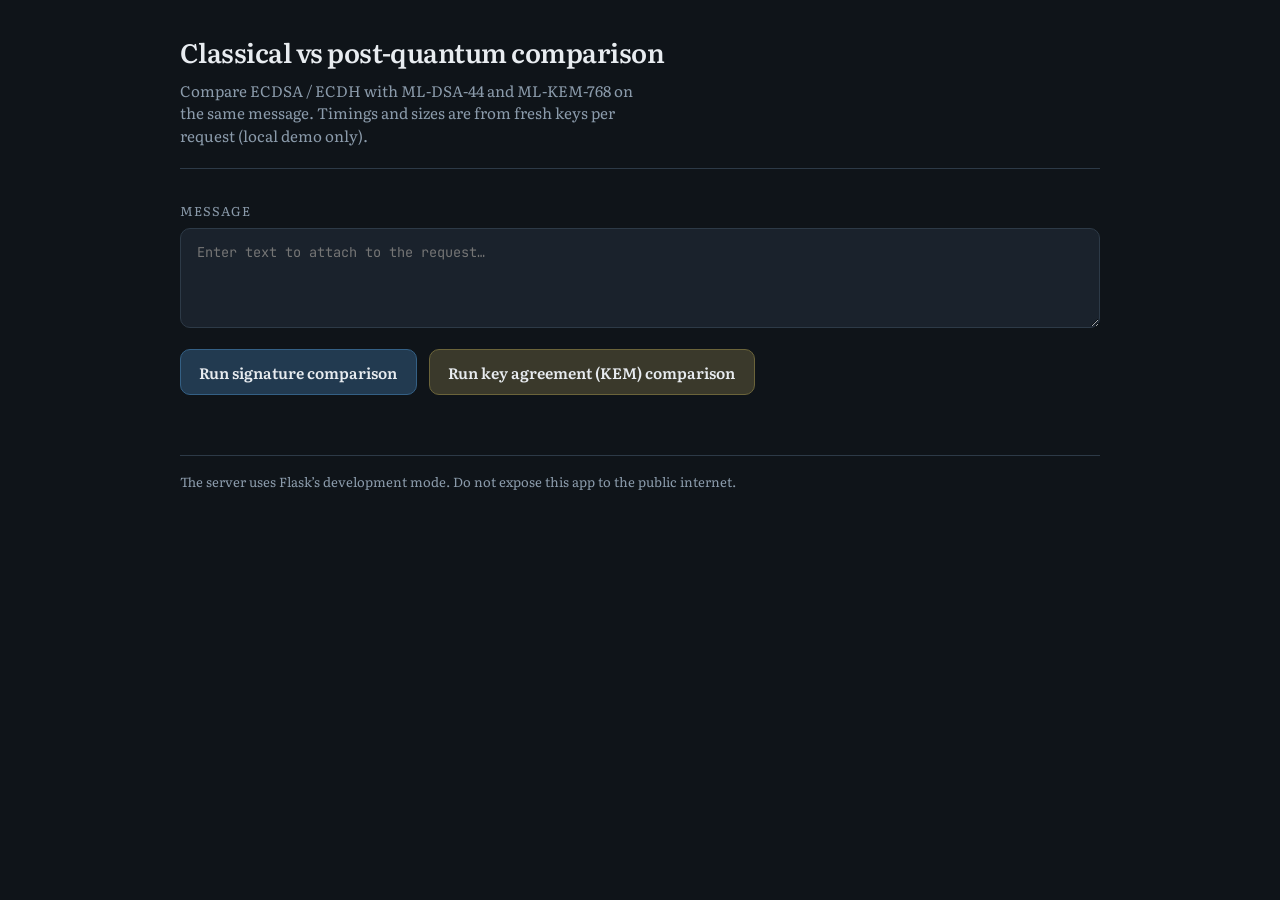
<file: templates/index.html>
<!DOCTYPE html>
<html lang="en">
<head>
  <meta charset="utf-8" />
  <meta name="viewport" content="width=device-width, initial-scale=1" />
  <title>Classical vs post-quantum crypto</title>
  <link rel="preconnect" href="https://fonts.googleapis.com" />
  <link rel="preconnect" href="https://fonts.gstatic.com" crossorigin />
  <link href="https://fonts.googleapis.com/css2?family=Literata:ital,opsz,wght@0,7..72,400;0,7..72,600;1,7..72,400&family=JetBrains+Mono:wght@400;500&display=swap" rel="stylesheet" />
  <style>
    :root {
      --bg: #0f1419;
      --surface: #1a222c;
      --border: #2d3a47;
      --text: #e8ecf0;
      --muted: #8b9bab;
      --classical: #3d8fd1;
      --pq: #c9a227;
      --danger: #e07070;
      --radius: 10px;
    }

    * { box-sizing: border-box; }

    body {
      margin: 0;
      min-height: 100vh;
      font-family: "Literata", Georgia, serif;
      background: var(--bg);
      color: var(--text);
      line-height: 1.5;
    }

    .wrap {
      max-width: 960px;
      margin: 0 auto;
      padding: 2rem 1.25rem 3rem;
    }

    header {
      margin-bottom: 2rem;
      border-bottom: 1px solid var(--border);
      padding-bottom: 1.25rem;
    }

    h1 {
      font-size: 1.65rem;
      font-weight: 600;
      margin: 0 0 0.5rem;
      letter-spacing: -0.02em;
    }

    .lede {
      color: var(--muted);
      font-size: 0.95rem;
      max-width: 52ch;
      margin: 0;
    }

    label {
      display: block;
      font-size: 0.8rem;
      text-transform: uppercase;
      letter-spacing: 0.08em;
      color: var(--muted);
      margin-bottom: 0.5rem;
    }

    textarea {
      width: 100%;
      min-height: 100px;
      padding: 0.85rem 1rem;
      font-family: "JetBrains Mono", monospace;
      font-size: 0.85rem;
      background: var(--surface);
      border: 1px solid var(--border);
      border-radius: var(--radius);
      color: var(--text);
      resize: vertical;
    }

    textarea:focus {
      outline: 2px solid var(--classical);
      outline-offset: 2px;
    }

    .actions {
      display: flex;
      flex-wrap: wrap;
      gap: 0.75rem;
      margin-top: 1rem;
    }

    button {
      font-family: "Literata", Georgia, serif;
      font-size: 0.95rem;
      font-weight: 600;
      padding: 0.65rem 1.15rem;
      border-radius: var(--radius);
      border: 1px solid var(--border);
      cursor: pointer;
      transition: transform 0.12s ease, border-color 0.12s ease;
    }

    button:disabled {
      opacity: 0.45;
      cursor: not-allowed;
    }

    button:not(:disabled):hover {
      transform: translateY(-1px);
    }

    .btn-sign {
      background: color-mix(in srgb, var(--classical) 22%, var(--surface));
      color: var(--text);
      border-color: color-mix(in srgb, var(--classical) 45%, var(--border));
    }

    .btn-kem {
      background: color-mix(in srgb, var(--pq) 18%, var(--surface));
      color: var(--text);
      border-color: color-mix(in srgb, var(--pq) 40%, var(--border));
    }

    .status {
      margin-top: 1rem;
      font-size: 0.9rem;
      color: var(--muted);
      min-height: 1.4em;
    }

    .status.err { color: var(--danger); }

    .panel {
      margin-top: 2rem;
      padding: 1.25rem;
      background: var(--surface);
      border: 1px solid var(--border);
      border-radius: var(--radius);
    }

    .panel h2 {
      font-size: 1.1rem;
      margin: 0 0 1rem;
    }

    .grid-2 {
      display: grid;
      grid-template-columns: 1fr 1fr;
      gap: 1rem;
    }

    @media (max-width: 700px) {
      .grid-2 { grid-template-columns: 1fr; }
    }

    .card {
      border: 1px solid var(--border);
      border-radius: calc(var(--radius) - 2px);
      padding: 1rem;
      background: color-mix(in srgb, var(--bg) 55%, var(--surface));
    }

    .card h3 {
      margin: 0 0 0.75rem;
      font-size: 0.95rem;
      display: flex;
      align-items: center;
      gap: 0.5rem;
    }

    .tag {
      font-size: 0.65rem;
      font-weight: 600;
      text-transform: uppercase;
      letter-spacing: 0.06em;
      padding: 0.2rem 0.45rem;
      border-radius: 4px;
    }

    .tag.classical { background: color-mix(in srgb, var(--classical) 25%, transparent); color: #9fd0f0; }
    .tag.pq { background: color-mix(in srgb, var(--pq) 25%, transparent); color: #f0d878; }

    dl {
      margin: 0;
      display: grid;
      gap: 0.35rem 0.75rem;
      grid-template-columns: auto 1fr;
      font-size: 0.88rem;
    }

    dt {
      color: var(--muted);
      font-weight: 500;
    }

    dd {
      margin: 0;
      font-family: "JetBrains Mono", monospace;
      font-size: 0.8rem;
      word-break: break-all;
    }

    details {
      margin-top: 0.75rem;
      font-size: 0.82rem;
    }

    details summary {
      cursor: pointer;
      color: var(--muted);
    }

    .blob {
      margin-top: 0.5rem;
      padding: 0.5rem;
      max-height: 120px;
      overflow: auto;
      background: var(--bg);
      border-radius: 6px;
      font-family: "JetBrains Mono", monospace;
      font-size: 0.68rem;
      line-height: 1.4;
      word-break: break-all;
    }

    .note {
      margin-top: 1.5rem;
      font-size: 0.82rem;
      color: var(--muted);
      border-top: 1px solid var(--border);
      padding-top: 1rem;
    }

    .file-protocol-banner {
      max-width: 640px;
      margin: 2rem auto;
      padding: 1.25rem 1.5rem;
      background: color-mix(in srgb, var(--danger) 12%, var(--surface));
      border: 1px solid color-mix(in srgb, var(--danger) 35%, var(--border));
      border-radius: var(--radius);
      color: var(--text);
    }

    .file-protocol-banner strong { color: #f5b5b5; }

    .file-protocol-banner code {
      font-family: "JetBrains Mono", monospace;
      font-size: 0.85em;
      background: var(--bg);
      padding: 0.15rem 0.4rem;
      border-radius: 4px;
    }

    .file-protocol-banner ol {
      margin: 0.75rem 0 0;
      padding-left: 1.25rem;
      color: var(--muted);
      font-size: 0.92rem;
    }

    .file-protocol-banner li { margin: 0.35rem 0; }

    #fileProtocolBanner { display: none; }

    html.opened-as-file #fileProtocolBanner { display: block; }

    html.opened-as-file #mainWrap { display: none; }
  </style>
  <script>
    if (typeof location !== "undefined" && location.protocol === "file:")
      document.documentElement.classList.add("opened-as-file");
  </script>
</head>
<body>
  <div id="fileProtocolBanner" class="file-protocol-banner">
    <p><strong>You opened the HTML file directly in the browser.</strong> The buttons cannot talk to Python that way.</p>
    <p style="margin:0.5rem 0 0;color:var(--muted);font-size:0.92rem;">Run the Flask app in a terminal, then use the URL it prints (usually <strong style="color:var(--text)">http://127.0.0.1:5000</strong>).</p>
    <ol>
      <li><code>cd</code> to your project folder (where <code>encryptionCompare_v1.py</code> lives).</li>
      <li><code>source .venv/bin/activate</code> — or create a venv and <code>pip install flask cryptography dilithium-py kyber-py</code>.</li>
      <li><code>python encryptionCompare_v1.py</code></li>
      <li>Open <strong>http://127.0.0.1:5000</strong> in the browser — not the <code>templates/index.html</code> file.</li>
    </ol>
  </div>
  <div class="wrap" id="mainWrap">
    <header>
      <h1>Classical vs post-quantum comparison</h1>
      <p class="lede">
        Compare ECDSA / ECDH with ML-DSA-44 and ML-KEM-768 on the same message.
        Timings and sizes are from fresh keys per request (local demo only).
      </p>
    </header>

    <section>
      <label for="message">Message</label>
      <textarea id="message" placeholder="Enter text to attach to the request…"></textarea>
      <div class="actions">
        <button type="button" class="btn-sign" id="btnSign">Run signature comparison</button>
        <button type="button" class="btn-kem" id="btnKem">Run key agreement (KEM) comparison</button>
      </div>
      <p class="status" id="status" aria-live="polite"></p>
    </section>

    <section class="panel" id="signPanel" hidden>
      <h2>Digital signatures</h2>
      <div class="grid-2">
        <div class="card" id="signEcdsa"></div>
        <div class="card" id="signMlDsa"></div>
      </div>
    </section>

    <section class="panel" id="kemPanel" hidden>
      <h2>Key encapsulation / agreement</h2>
      <div class="grid-2">
        <div class="card" id="kemEcdh"></div>
        <div class="card" id="kemMlKem"></div>
      </div>
    </section>

    <p class="note">
      The server uses Flask’s development mode. Do not expose this app to the public internet.
    </p>
  </div>

  <script>
    const $ = (id) => document.getElementById(id);

    function blobDetails(label, value) {
      if (!value) return "";
      const short = value.length > 48 ? value.slice(0, 48) + "…" : value;
      return `
        <details>
          <summary>${label} (base64)</summary>
          <div class="blob" title="full value in details">${value}</div>
        </details>
      `;
    }

    function setStatus(text, isError) {
      const el = $("status");
      el.textContent = text;
      el.classList.toggle("err", !!isError);
    }

    async function postForm(url) {
      const message = $("message").value;
      const fd = new FormData();
      fd.append("message", message);
      const res = await fetch(url, { method: "POST", body: fd });
      if (!res.ok) {
        const t = await res.text();
        throw new Error(t || res.statusText);
      }
      return res.json();
    }

    function renderSign(data) {
      $("signPanel").hidden = false;
      const e = data.ecdsa;
      const m = data.ml_dsa;
      $("signEcdsa").innerHTML = `
        <h3>ECDSA (P-256) <span class="tag classical">Classical</span></h3>
        <dl>
          <dt>Sign</dt><dd>${e.sign_time} ms</dd>
          <dt>Verify</dt><dd>${e.verify_time} ms</dd>
          <dt>Signature</dt><dd>${e.signature_size_bytes} B (${e.signature_size_bits} bits)</dd>
          <dt>Public key</dt><dd>${e.public_key_size_bytes} B (${e.public_key_size_bits} bits)</dd>
        </dl>
        ${blobDetails("Signature", e.signature)}
        ${blobDetails("Public key", e.public_key)}
      `;
      $("signMlDsa").innerHTML = `
        <h3>ML-DSA-44 <span class="tag pq">Post-quantum</span></h3>
        <dl>
          <dt>Sign</dt><dd>${m.sign_time} ms</dd>
          <dt>Verify</dt><dd>${m.verify_time} ms</dd>
          <dt>Signature</dt><dd>${m.signature_size_bytes} B (${m.signature_size_bits} bits)</dd>
          <dt>Public key</dt><dd>${m.public_key_size_bytes} B (${m.public_key_size_bits} bits)</dd>
        </dl>
        ${blobDetails("Signature", m.signature)}
        ${blobDetails("Public key", m.public_key)}
      `;
    }

    function renderKem(data) {
      $("kemPanel").hidden = false;
      const h = data.ecdh;
      const k = data.ml_kem;
      $("kemEcdh").innerHTML = `
        <h3>ECDH (P-256) <span class="tag classical">Classical</span></h3>
        <dl>
          <dt>Ephemeral keygen</dt><dd>${h.keygen_time} ms</dd>
          <dt>Key exchange</dt><dd>${h.key_exchange_time} ms</dd>
          <dt>Public key</dt><dd>${h.public_key_size_bytes} B (${h.public_key_size_bits} bits)</dd>
        </dl>
        ${blobDetails("Shared secret", h.shared_secret)}
        ${blobDetails("Public key", h.public_key)}
      `;
      $("kemMlKem").innerHTML = `
        <h3>ML-KEM-768 <span class="tag pq">Post-quantum</span></h3>
        <dl>
          <dt>Encapsulate</dt><dd>${k.encap_time} ms</dd>
          <dt>Decapsulate</dt><dd>${k.decap_time} ms</dd>
          <dt>Ciphertext</dt><dd>${k.ciphertext_size_bytes} B (${k.ciphertext_size_bits} bits)</dd>
          <dt>Public key</dt><dd>${k.public_key_size_bytes} B (${k.public_key_size_bits} bits)</dd>
        </dl>
        ${blobDetails("Ciphertext", k.ciphertext)}
        ${blobDetails("Shared secret", k.shared_secret)}
        ${blobDetails("Encapsulation key", k.public_key)}
      `;
    }

    $("btnSign").addEventListener("click", async () => {
      const btnSign = $("btnSign");
      const btnKem = $("btnKem");
      btnSign.disabled = btnKem.disabled = true;
      setStatus("Running signature comparison…");
      try {
        const data = await postForm("/sign");
        renderSign(data);
        setStatus("Signature comparison finished.");
      } catch (err) {
        setStatus(err.message || String(err), true);
      } finally {
        btnSign.disabled = btnKem.disabled = false;
      }
    });

    $("btnKem").addEventListener("click", async () => {
      const btnSign = $("btnSign");
      const btnKem = $("btnKem");
      btnSign.disabled = btnKem.disabled = true;
      setStatus("Running KEM comparison…");
      try {
        const data = await postForm("/encrypt");
        renderKem(data);
        setStatus("KEM comparison finished.");
      } catch (err) {
        setStatus(err.message || String(err), true);
      } finally {
        btnSign.disabled = btnKem.disabled = false;
      }
    });
  </script>
</body>
</html>
</file>
<file: style.css>
/* AI-Generated Code - 2026-06-26 - Composer */
:root {
  --bg: #0f1419;
  --surface: #1a2332;
  --surface-alt: #243044;
  --text: #e8edf4;
  --muted: #94a3b8;
  --accent: #38bdf8;
  --classical: #f59e0b;
  --pqc: #34d399;
  --border: #334155;
  --max-width: 960px;
}

* { box-sizing: border-box; }
html { scroll-behavior: smooth; }

body {
  margin: 0;
  font-family: "Segoe UI", system-ui, -apple-system, sans-serif;
  background: var(--bg);
  color: var(--text);
  line-height: 1.65;
  font-size: 1.05rem;
}

a { color: var(--accent); text-decoration: none; }
a:hover { text-decoration: underline; }

header.hero {
  background: linear-gradient(135deg, #7f1d1d 0%, #1e293b 45%, #0f172a 100%);
  border-bottom: 1px solid var(--border);
  padding: 2.5rem 1.5rem 2.75rem;
}

.hero-inner { max-width: var(--max-width); margin: 0 auto; }

.hero-logos {
  display: flex;
  align-items: center;
  gap: 1.5rem;
  margin-bottom: 1.5rem;
  flex-wrap: wrap;
}

.hero-logos img {
  height: 48px;
  width: auto;
  background: #fff;
  padding: 6px 10px;
  border-radius: 6px;
}

.hero-logos .csl { height: 56px; background: transparent; padding: 0; }

.hero .badge {
  display: inline-block;
  background: rgba(56, 189, 248, 0.15);
  color: var(--accent);
  font-size: 0.78rem;
  font-weight: 600;
  letter-spacing: 0.06em;
  text-transform: uppercase;
  padding: 0.35rem 0.75rem;
  border-radius: 999px;
  border: 1px solid rgba(56, 189, 248, 0.35);
  margin-bottom: 0.85rem;
}

h1 {
  font-size: clamp(1.65rem, 4vw, 2.35rem);
  line-height: 1.2;
  margin: 0 0 0.75rem;
  font-weight: 700;
}

.hero-meta {
  color: var(--muted);
  font-size: 1rem;
  margin: 0 0 0.35rem;
}

.hero-meta strong { color: var(--text); }

.hero .subtitle {
  color: var(--muted);
  font-size: 1.05rem;
  max-width: 44rem;
  margin: 1rem 0 1.25rem;
}

.hero-links { display: flex; flex-wrap: wrap; gap: 0.65rem; }

.hero-links a {
  display: inline-flex;
  background: var(--surface);
  border: 1px solid var(--border);
  padding: 0.5rem 0.9rem;
  border-radius: 8px;
  font-size: 0.92rem;
  color: var(--text);
  text-decoration: none;
}

.hero-links a:hover { border-color: var(--accent); text-decoration: none; }

nav.toc {
  position: sticky;
  top: 0;
  z-index: 10;
  background: rgba(15, 20, 25, 0.94);
  backdrop-filter: blur(8px);
  border-bottom: 1px solid var(--border);
  overflow-x: auto;
}

nav.toc ul {
  list-style: none;
  margin: 0 auto;
  padding: 0.6rem 1.5rem;
  max-width: calc(var(--max-width) + 3rem);
  display: flex;
  gap: 1.1rem;
  white-space: nowrap;
}

nav.toc a { font-size: 0.85rem; color: var(--muted); font-weight: 500; }
nav.toc a:hover { color: var(--accent); }

main { max-width: var(--max-width); margin: 0 auto; padding: 2.25rem 1.5rem 4rem; }
section { margin-bottom: 3.25rem; }

h2 {
  font-size: 1.5rem;
  margin: 0 0 1rem;
  padding-bottom: 0.45rem;
  border-bottom: 2px solid var(--border);
}

h3 { font-size: 1.12rem; margin: 1.5rem 0 0.65rem; color: var(--accent); }
p { margin: 0 0 1rem; }
ul, ol { margin: 0 0 1rem; padding-left: 1.35rem; }
li { margin-bottom: 0.35rem; }

.card-grid {
  display: grid;
  grid-template-columns: repeat(auto-fit, minmax(220px, 1fr));
  gap: 1rem;
  margin: 1.25rem 0;
}

.card {
  background: var(--surface);
  border: 1px solid var(--border);
  border-radius: 12px;
  padding: 1.15rem;
}

.card h4 { margin: 0 0 0.45rem; font-size: 0.98rem; }
.card.classical { border-top: 3px solid var(--classical); }
.card.pqc { border-top: 3px solid var(--pqc); }

.card .label {
  font-size: 0.72rem;
  font-weight: 700;
  text-transform: uppercase;
  letter-spacing: 0.05em;
  margin-bottom: 0.3rem;
}

.card.classical .label { color: var(--classical); }
.card.pqc .label { color: var(--pqc); }

.stat-grid {
  display: grid;
  grid-template-columns: repeat(auto-fit, minmax(140px, 1fr));
  gap: 0.75rem;
  margin: 1.25rem 0;
}

.stat {
  background: var(--surface);
  border: 1px solid var(--border);
  border-radius: 10px;
  padding: 0.85rem;
  text-align: center;
}

.stat .value { font-size: 1.35rem; font-weight: 700; color: var(--accent); }
.stat .label { font-size: 0.78rem; color: var(--muted); margin-top: 0.2rem; }

.highlight-box {
  background: var(--surface);
  border-left: 4px solid var(--accent);
  padding: 1rem 1.2rem;
  border-radius: 0 8px 8px 0;
  margin: 1.25rem 0;
}

.quote-box {
  background: var(--surface-alt);
  border: 1px solid var(--border);
  border-radius: 10px;
  padding: 1.1rem 1.25rem;
  margin: 1.25rem 0;
  font-style: italic;
  color: var(--muted);
}

.quote-box cite {
  display: block;
  margin-top: 0.5rem;
  font-style: normal;
  font-size: 0.88rem;
  color: var(--text);
}

table {
  width: 100%;
  border-collapse: collapse;
  margin: 1.1rem 0;
  font-size: 0.9rem;
  background: var(--surface);
  border-radius: 10px;
  overflow: hidden;
  border: 1px solid var(--border);
}

thead { background: var(--surface-alt); }
th, td { padding: 0.6rem 0.8rem; text-align: left; border-bottom: 1px solid var(--border); }
th { font-weight: 600; color: var(--accent); font-size: 0.8rem; text-transform: uppercase; letter-spacing: 0.04em; }
tbody tr:last-child td { border-bottom: none; }
.num { font-variant-numeric: tabular-nums; text-align: right; }
.pqc-row td:first-child { color: var(--pqc); font-weight: 500; }
.classical-row td:first-child { color: var(--classical); font-weight: 500; }

figure {
  margin: 1.75rem 0;
  background: var(--surface);
  border: 1px solid var(--border);
  border-radius: 12px;
  overflow: hidden;
}

figure img {
  display: block;
  width: 100%;
  height: auto;
  background: #fff;
}

figure.dark-bg img { background: #111; }

figcaption {
  padding: 0.9rem 1.15rem;
  font-size: 0.9rem;
  color: var(--muted);
  border-top: 1px solid var(--border);
}

figcaption strong { color: var(--text); display: block; margin-bottom: 0.3rem; }

.figure-grid {
  display: grid;
  grid-template-columns: repeat(auto-fit, minmax(280px, 1fr));
  gap: 1rem;
}

.figure-grid figure { margin: 0; }

.findings-list { list-style: none; padding: 0; margin: 1.1rem 0; }

.findings-list li {
  background: var(--surface);
  border: 1px solid var(--border);
  border-radius: 10px;
  padding: 0.9rem 1.15rem 0.9rem 2.4rem;
  margin-bottom: 0.65rem;
  position: relative;
}

.findings-list li::before {
  content: "→";
  position: absolute;
  left: 0.95rem;
  color: var(--accent);
  font-weight: bold;
}

.references { font-size: 0.9rem; }
.references li { margin-bottom: 0.75rem; color: var(--muted); }
.references strong { color: var(--text); }

footer {
  text-align: center;
  padding: 2rem 1.5rem;
  border-top: 1px solid var(--border);
  color: var(--muted);
  font-size: 0.86rem;
}

.env-note { font-size: 0.86rem; color: var(--muted); font-style: italic; }

@media (max-width: 600px) {
  table { font-size: 0.78rem; }
  th, td { padding: 0.45rem; }
}
</file>
<file: docs/style.css>
/* AI-Generated Code - 2026-06-26 - Composer */
:root {
  --bg: #0f1419;
  --surface: #1a2332;
  --surface-alt: #243044;
  --text: #e8edf4;
  --muted: #94a3b8;
  --accent: #38bdf8;
  --accent-dim: #0ea5e9;
  --classical: #f59e0b;
  --pqc: #34d399;
  --border: #334155;
  --max-width: 920px;
}

* {
  box-sizing: border-box;
}

html {
  scroll-behavior: smooth;
}

body {
  margin: 0;
  font-family: "Segoe UI", system-ui, -apple-system, sans-serif;
  background: var(--bg);
  color: var(--text);
  line-height: 1.65;
  font-size: 1.05rem;
}

a {
  color: var(--accent);
  text-decoration: none;
}

a:hover {
  text-decoration: underline;
}

header.hero {
  background: linear-gradient(135deg, #0c4a6e 0%, #1e293b 50%, #0f172a 100%);
  border-bottom: 1px solid var(--border);
  padding: 3.5rem 1.5rem 3rem;
}

.hero-inner {
  max-width: var(--max-width);
  margin: 0 auto;
}

.hero .badge {
  display: inline-block;
  background: rgba(56, 189, 248, 0.15);
  color: var(--accent);
  font-size: 0.8rem;
  font-weight: 600;
  letter-spacing: 0.06em;
  text-transform: uppercase;
  padding: 0.35rem 0.75rem;
  border-radius: 999px;
  border: 1px solid rgba(56, 189, 248, 0.35);
  margin-bottom: 1rem;
}

h1 {
  font-size: clamp(1.75rem, 4vw, 2.5rem);
  line-height: 1.2;
  margin: 0 0 1rem;
  font-weight: 700;
}

.hero .subtitle {
  color: var(--muted);
  font-size: 1.15rem;
  max-width: 42rem;
  margin: 0 0 1.5rem;
}

.hero-links {
  display: flex;
  flex-wrap: wrap;
  gap: 0.75rem;
}

.hero-links a {
  display: inline-flex;
  align-items: center;
  gap: 0.4rem;
  background: var(--surface);
  border: 1px solid var(--border);
  padding: 0.55rem 1rem;
  border-radius: 8px;
  font-size: 0.95rem;
  text-decoration: none;
  color: var(--text);
  transition: border-color 0.15s, background 0.15s;
}

.hero-links a:hover {
  border-color: var(--accent);
  background: var(--surface-alt);
  text-decoration: none;
}

nav.toc {
  position: sticky;
  top: 0;
  z-index: 10;
  background: rgba(15, 20, 25, 0.92);
  backdrop-filter: blur(8px);
  border-bottom: 1px solid var(--border);
  overflow-x: auto;
}

nav.toc ul {
  list-style: none;
  margin: 0 auto;
  padding: 0.65rem 1.5rem;
  max-width: calc(var(--max-width) + 3rem);
  display: flex;
  gap: 1.25rem;
  white-space: nowrap;
}

nav.toc a {
  font-size: 0.88rem;
  color: var(--muted);
  font-weight: 500;
}

nav.toc a:hover {
  color: var(--accent);
}

main {
  max-width: var(--max-width);
  margin: 0 auto;
  padding: 2.5rem 1.5rem 4rem;
}

section {
  margin-bottom: 3.5rem;
}

h2 {
  font-size: 1.55rem;
  margin: 0 0 1rem;
  padding-bottom: 0.5rem;
  border-bottom: 2px solid var(--border);
}

h3 {
  font-size: 1.15rem;
  margin: 1.75rem 0 0.75rem;
  color: var(--accent);
}

p {
  margin: 0 0 1rem;
}

ul, ol {
  margin: 0 0 1rem;
  padding-left: 1.4rem;
}

li {
  margin-bottom: 0.4rem;
}

.card-grid {
  display: grid;
  grid-template-columns: repeat(auto-fit, minmax(240px, 1fr));
  gap: 1rem;
  margin: 1.5rem 0;
}

.card {
  background: var(--surface);
  border: 1px solid var(--border);
  border-radius: 12px;
  padding: 1.25rem;
}

.card h4 {
  margin: 0 0 0.5rem;
  font-size: 1rem;
}

.card.classical {
  border-top: 3px solid var(--classical);
}

.card.pqc {
  border-top: 3px solid var(--pqc);
}

.card .label {
  font-size: 0.75rem;
  font-weight: 700;
  text-transform: uppercase;
  letter-spacing: 0.05em;
  margin-bottom: 0.35rem;
}

.card.classical .label { color: var(--classical); }
.card.pqc .label { color: var(--pqc); }

.highlight-box {
  background: var(--surface);
  border-left: 4px solid var(--accent);
  padding: 1rem 1.25rem;
  border-radius: 0 8px 8px 0;
  margin: 1.5rem 0;
}

.highlight-box strong {
  color: var(--accent);
}

table {
  width: 100%;
  border-collapse: collapse;
  margin: 1.25rem 0;
  font-size: 0.92rem;
  background: var(--surface);
  border-radius: 10px;
  overflow: hidden;
  border: 1px solid var(--border);
}

thead {
  background: var(--surface-alt);
}

th, td {
  padding: 0.65rem 0.85rem;
  text-align: left;
  border-bottom: 1px solid var(--border);
}

th {
  font-weight: 600;
  color: var(--accent);
  font-size: 0.82rem;
  text-transform: uppercase;
  letter-spacing: 0.04em;
}

tbody tr:last-child td {
  border-bottom: none;
}

tbody tr:hover {
  background: rgba(56, 189, 248, 0.04);
}

.num {
  font-variant-numeric: tabular-nums;
  text-align: right;
}

.pqc-row td:first-child {
  color: var(--pqc);
  font-weight: 500;
}

.classical-row td:first-child {
  color: var(--classical);
  font-weight: 500;
}

figure {
  margin: 2rem 0;
  background: var(--surface);
  border: 1px solid var(--border);
  border-radius: 12px;
  overflow: hidden;
}

figure img {
  display: block;
  width: 100%;
  height: auto;
  background: #fff;
}

figcaption {
  padding: 1rem 1.25rem;
  font-size: 0.92rem;
  color: var(--muted);
  border-top: 1px solid var(--border);
}

figcaption strong {
  color: var(--text);
  display: block;
  margin-bottom: 0.35rem;
}

.findings-list {
  list-style: none;
  padding: 0;
  margin: 1.25rem 0;
}

.findings-list li {
  background: var(--surface);
  border: 1px solid var(--border);
  border-radius: 10px;
  padding: 1rem 1.25rem;
  margin-bottom: 0.75rem;
  position: relative;
  padding-left: 2.5rem;
}

.findings-list li::before {
  content: "→";
  position: absolute;
  left: 1rem;
  color: var(--accent);
  font-weight: bold;
}

.references {
  font-size: 0.92rem;
}

.references li {
  margin-bottom: 0.85rem;
  color: var(--muted);
}

.references strong {
  color: var(--text);
}

footer {
  text-align: center;
  padding: 2rem 1.5rem;
  border-top: 1px solid var(--border);
  color: var(--muted);
  font-size: 0.88rem;
}

.env-note {
  font-size: 0.88rem;
  color: var(--muted);
  font-style: italic;
}

@media (max-width: 600px) {
  table {
    font-size: 0.8rem;
  }

  th, td {
    padding: 0.5rem;
  }
}
</file>
